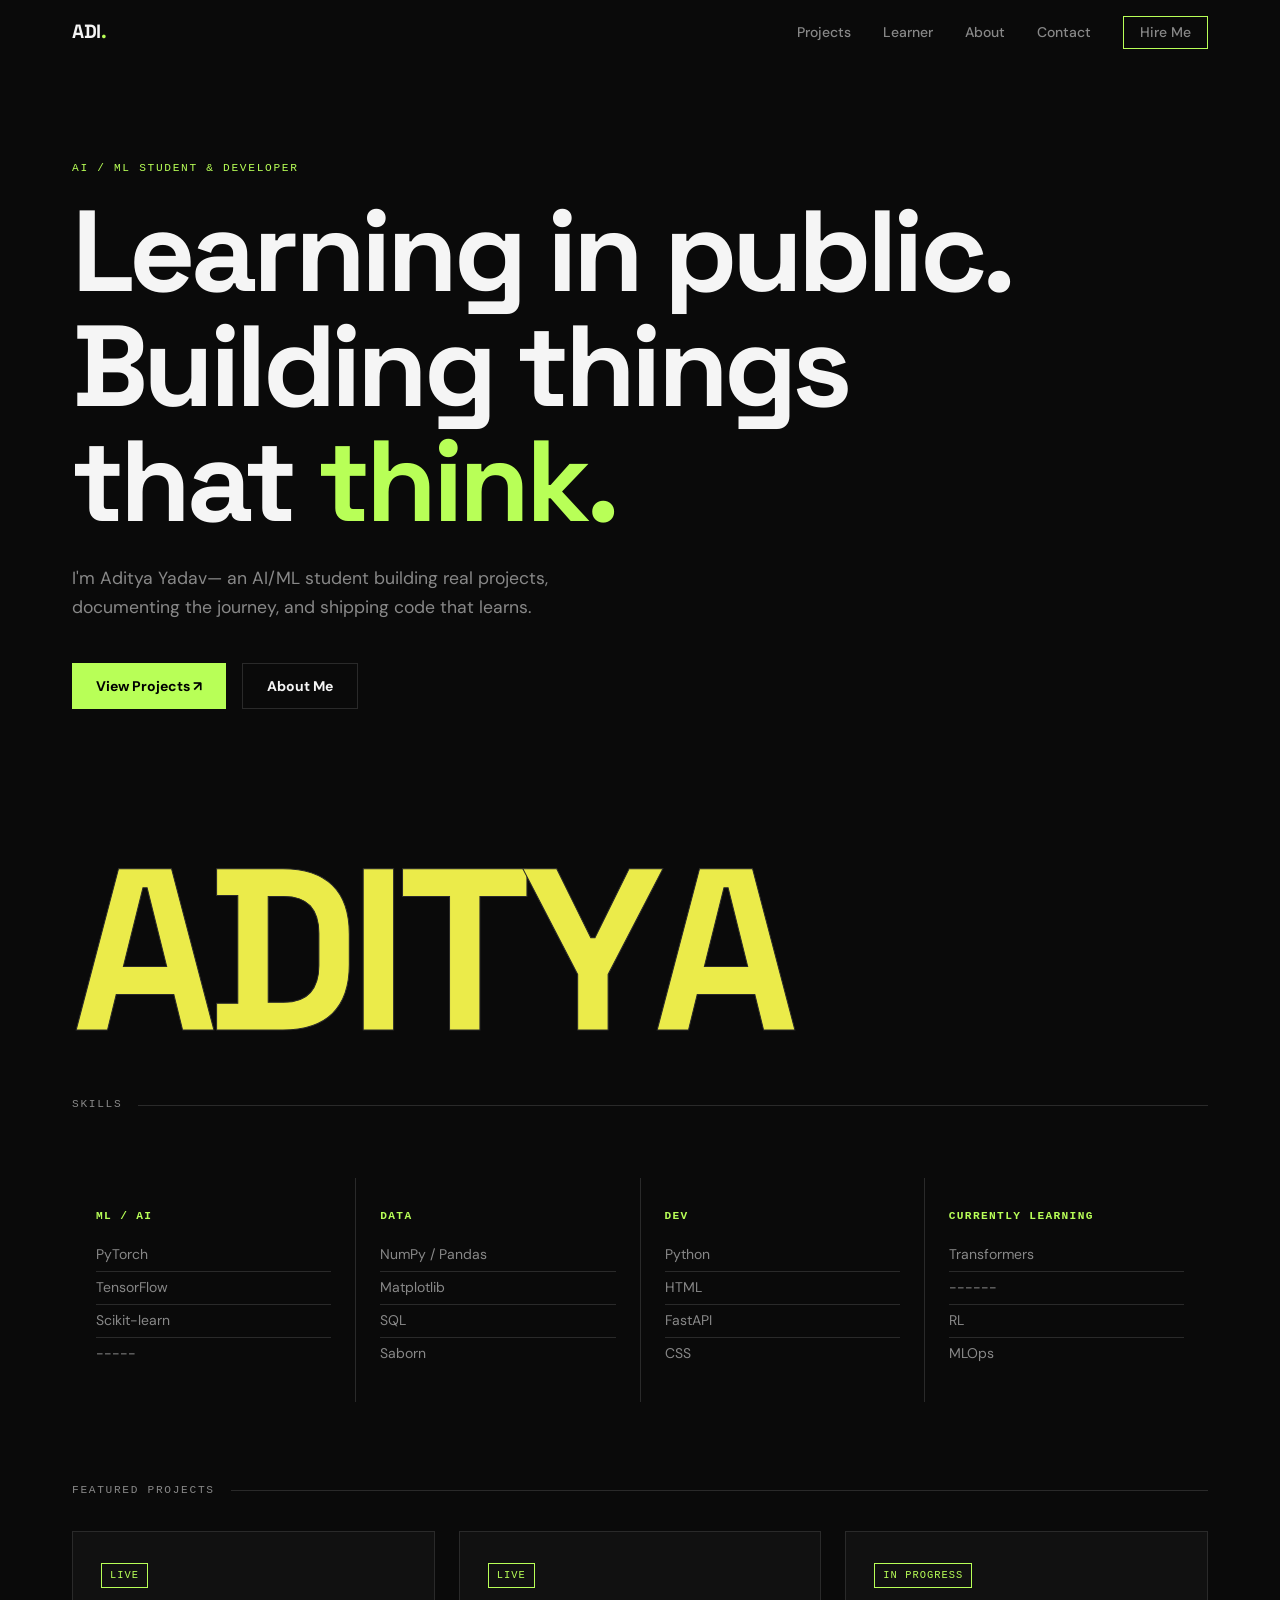
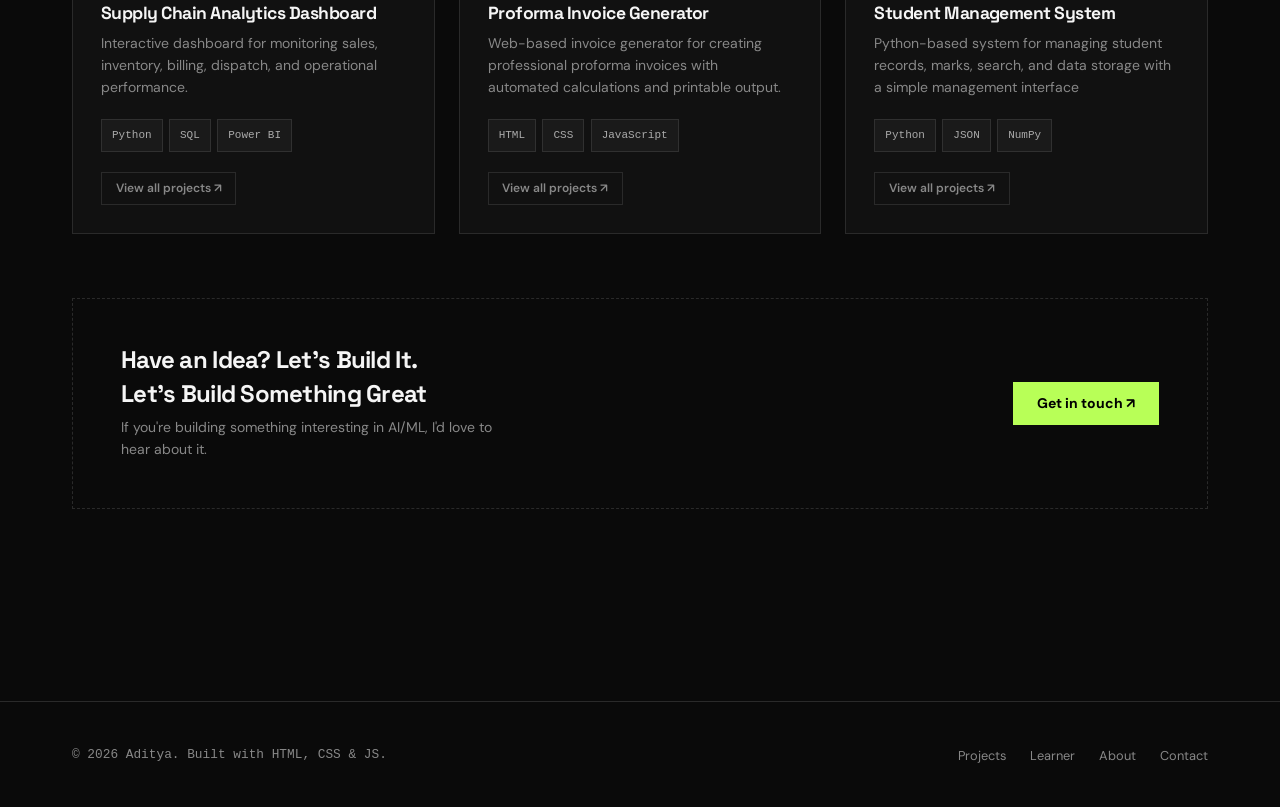
<file: index.html>
<!DOCTYPE html>
<html lang="en">
<head>
  <meta charset="UTF-8" />
  <meta name="viewport" content="width=device-width, initial-scale=1.0" />
  <title>Aditya — AI/ML Student & Developer</title>
  <meta name="description" content="Learning in public. Building things that think. AI/ML student and full-stack developer." />
  <link rel="preconnect" href="https://fonts.googleapis.com" />
  <link rel="preconnect" href="https://fonts.gstatic.com" crossorigin />
  <link href="https://fonts.googleapis.com/css2?family=Space+Grotesk:wght@400;700&family=DM+Sans:wght@400;500&display=swap" rel="stylesheet" />
  <link rel="stylesheet" href="css/style.css" />
</head>
<body>

<!-- ── Header ──────────────────────────────────────────────────────────────── -->
<header>
  <div class="container">
    <div class="nav-inner">
      <a href="index.html" class="nav-logo">ADI<span>.</span></a>
      <nav aria-label="Main navigation">
        <ul class="nav-links">
          <li><a href="projects.html">Projects</a></li>
          <li><a href="learner.html">Learner</a></li>
          <li><a href="about.html">About</a></li>
          <li><a href="contact.html">Contact</a></li>
          <li><a href="contact.html" class="btn-hire">Hire Me</a></li>
        </ul>
      </nav>
      <button class="nav-toggle" aria-label="Open menu">☰</button>
    </div>
  </div>
  <nav class="mobile-nav" aria-label="Mobile navigation">
    <a href="projects.html">Projects</a>
    <a href="learner.html">Learner</a>
    <a href="about.html">About</a>
    <a href="contact.html">Contact</a>
    <a href="contact.html" class="btn-hire">Hire Me</a>
  </nav>
</header>

<!-- ── Main ────────────────────────────────────────────────────────────────── -->
<main>
  <div class="container">

    <!-- Hero -->
    <section class="hero">
      <p class="eyebrow hero-eyebrow">AI / ML Student &amp; Developer</p>
      <h1 class="hero-title">
        Learning in public.<br>
        Building things<br>
        that <span class="highlight">think.</span>
      </h1>
      <p class="hero-sub">
        I'm Aditya Yadav— an AI/ML student building real projects, documenting the journey, and shipping code that learns.
      </p>
      <div class="hero-actions">
        <a href="projects.html" class="btn btn-primary">View Projects &#8599;</a>
        <a href="about.html" class="btn btn-outline">About Me</a>
      </div>
    </section>

    <!-- Big name -->
    <div class="big-name" aria-hidden="true">
      <span>A</span><span>D</span><span>I</span><span>T</span><span>Y</span><span>A</span>
    </div>

    <!-- Skills strip -->
    <section class="fade-up">
      <div class="section-label"><span>Skills</span></div>
      <div class="skills-grid">
        <div class="skill-col">
          <h4>ML / AI</h4>
          <ul>
            <li>PyTorch</li>
            <li>TensorFlow</li>
            <li>Scikit-learn</li>
            <li>-----</li>
          </ul>
        </div>
        <div class="skill-col">
          <h4>Data</h4>
          <ul>
            <li>NumPy / Pandas</li>
            <li>Matplotlib</li>
            <li>SQL</li>
            <li>Saborn</li>
          </ul>
        </div>
        <div class="skill-col">
          <h4>Dev</h4>
          <ul>
            <li>Python</li>
            <li>HTML</li>
            <li>FastAPI</li>
            <li>CSS</li>
          </ul>
        </div>
        <div class="skill-col">
          <h4>Currently Learning</h4>
          <ul>
            <li>Transformers</li>
            <li>------</li>
            <li>RL</li>
            <li>MLOps</li>
          </ul>
        </div>
      </div>
    </section>

    <!-- Featured projects bento -->
    <section style="margin-top:5rem;" class="fade-up">
      <div class="section-label"><span>Featured Projects</span></div>
      <div class="grid-3">
        <div class="card project-card">
          <span class="status">Live</span>
          <h3>Supply Chain Analytics Dashboard</h3>
          <p>Interactive dashboard for monitoring sales, inventory, billing, dispatch, and operational performance.</p>
          <div class="project-tags">
            <span class="tag">Python</span><span class="tag">SQL</span><span class="tag">Power BI</span>
          </div>
          <div class="project-actions">
            <a href="projects.html">View all projects &#8599;</a>
          </div>
        </div>
        <div class="card project-card">
          <span class="status">Live</span>
          <h3>Proforma Invoice Generator</h3>
          <p>Web-based invoice generator for creating professional proforma invoices with automated calculations and printable output.</p>
          <div class="project-tags">
            <span class="tag">HTML</span><span class="tag">CSS</span><span class="tag">JavaScript</span>
          </div>
          <div class="project-actions">
            <a href="projects.html">View all projects &#8599;</a>
          </div>
        </div>
        <div class="card project-card">
          <span class="status">In Progress</span>
          <h3>Student Management System</h3>
          <p>Python-based system for managing student records, marks, search, and data storage with a simple management interface</p>
          <div class="project-tags">
            <span class="tag">Python</span><span class="tag">JSON</span><span class="tag">NumPy</span>
          </div>
          <div class="project-actions">
            <a href="projects.html">View all projects &#8599;</a>
          </div>
        </div>
      </div>
    </section>

    <!-- CTA -->
    <div class="cta-banner fade-up">
      <div>
        <h2>Have an Idea?  Let’s Build It.</h2>
        <h2>Let’s Build Something Great</h2>
        <p>If you're building something interesting in AI/ML, I'd love to hear about it.</p>
      </div>
      <a href="contact.html" class="btn btn-primary">Get in touch &#8599;</a>
    </div>

  </div>
</main>

<!-- ── Footer ───────────────────────────────────────────────────────────────── -->
<footer>
  <div class="container">
    <div class="footer-inner">
      <p>© 2026 Aditya. Built with HTML, CSS &amp; JS.</p>
      <ul class="footer-links">
        <li><a href="projects.html">Projects</a></li>
        <li><a href="learner.html">Learner</a></li>
        <li><a href="about.html">About</a></li>
        <li><a href="contact.html">Contact</a></li>
      </ul>
    </div>
  </div>
</footer>

<script src="js/main.js"></script>
</body>
</html>
</file>
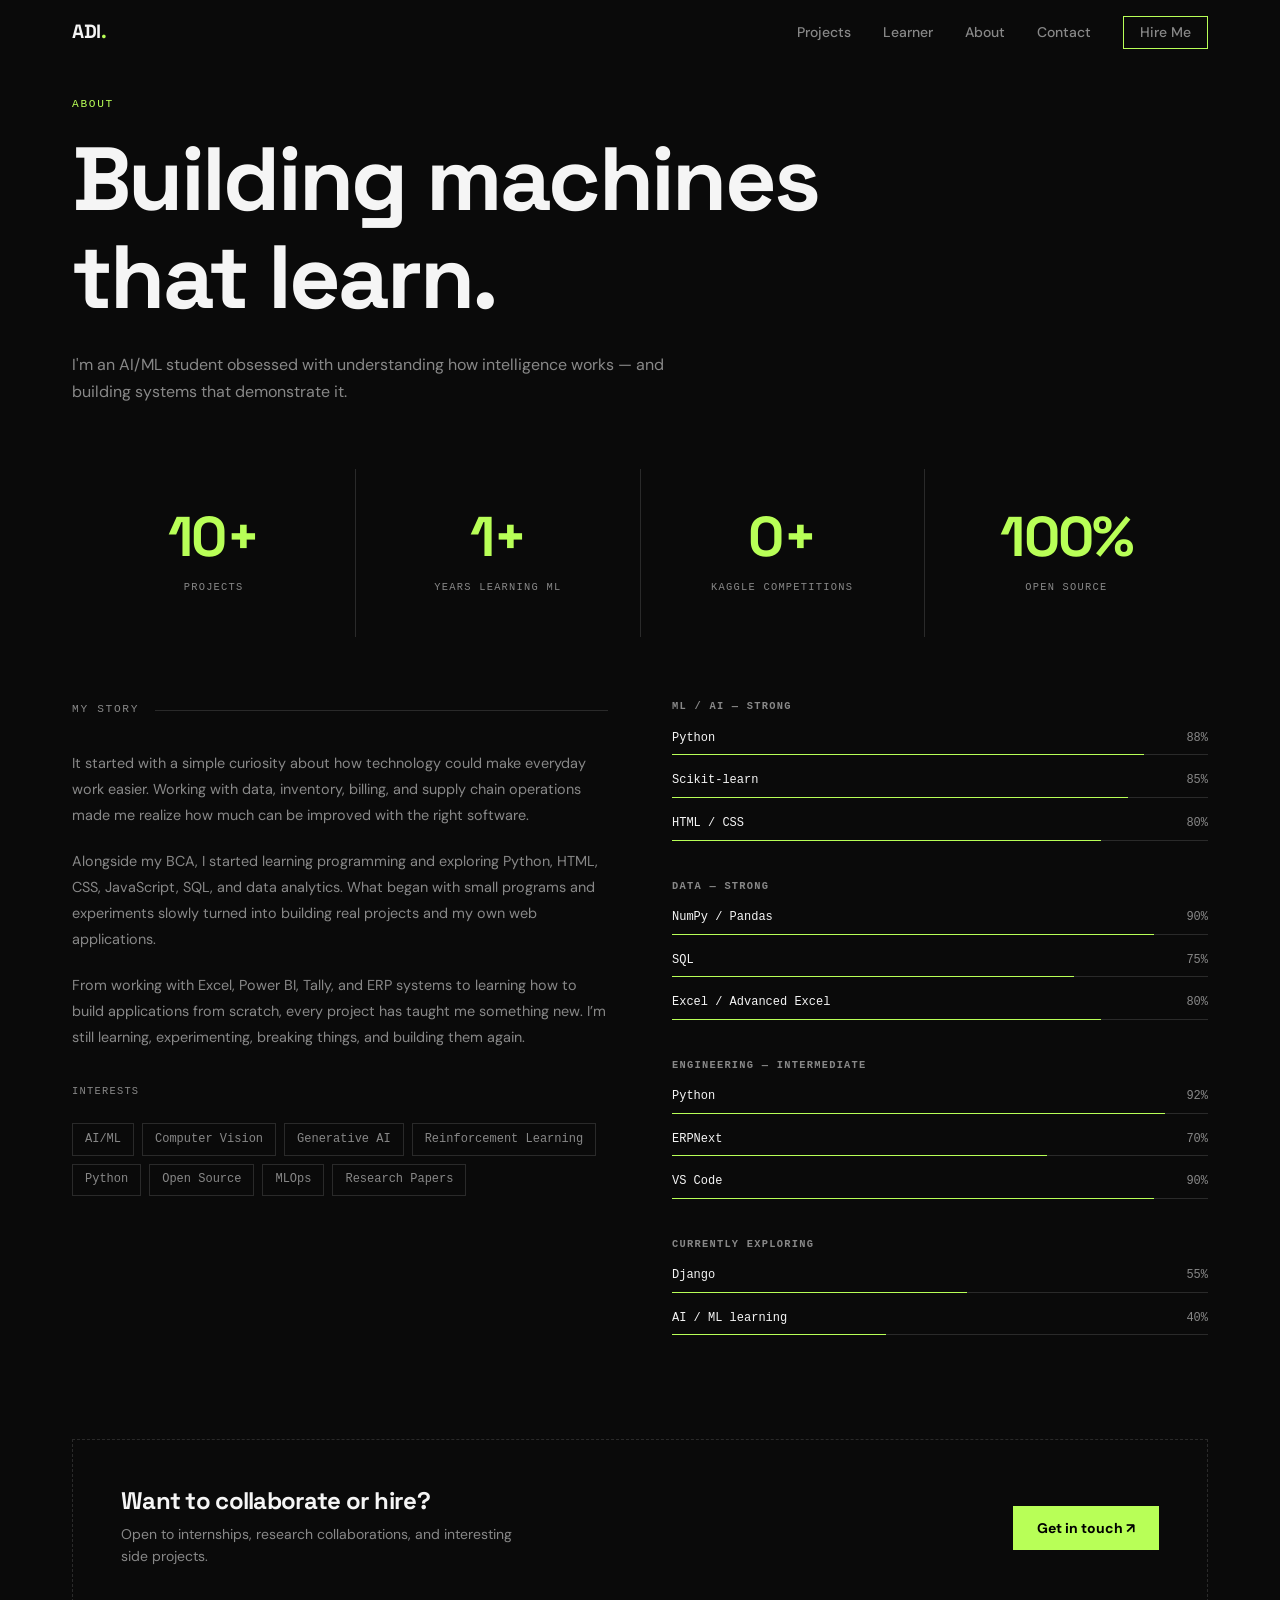
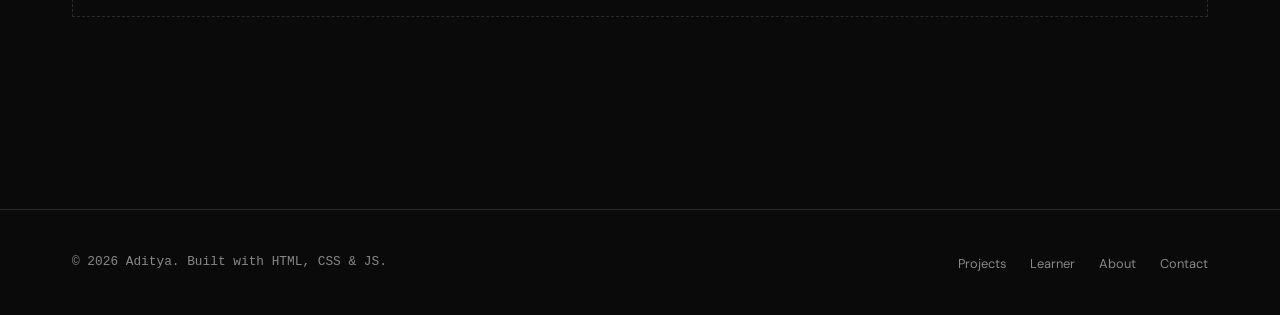
<file: about.html>
<!DOCTYPE html>
<html lang="en">
<head>
  <meta charset="UTF-8" />
  <meta name="viewport" content="width=device-width, initial-scale=1.0" />
  <title>About — Aditya | AI/ML Student</title>
  <meta name="description" content="Learn about Aditya — AI/ML student, open-source builder, and lifelong learner." />
  <link rel="preconnect" href="https://fonts.googleapis.com" />
  <link rel="preconnect" href="https://fonts.gstatic.com" crossorigin />
  <link href="https://fonts.googleapis.com/css2?family=Space+Grotesk:wght@400;700&family=DM+Sans:wght@400;500&display=swap" rel="stylesheet" />
  <link rel="stylesheet" href="css/style.css" />
</head>
<body>

<header>
  <div class="container">
    <div class="nav-inner">
      <a href="index.html" class="nav-logo">ADI<span>.</span></a>
      <nav aria-label="Main navigation">
        <ul class="nav-links">
          <li><a href="projects.html">Projects</a></li>
          <li><a href="learner.html">Learner</a></li>
          <li><a href="about.html">About</a></li>
          <li><a href="contact.html">Contact</a></li>
          <li><a href="contact.html" class="btn-hire">Hire Me</a></li>
        </ul>
      </nav>
      <button class="nav-toggle" aria-label="Open menu">☰</button>
    </div>
  </div>
  <nav class="mobile-nav" aria-label="Mobile navigation">
    <a href="projects.html">Projects</a>
    <a href="learner.html">Learner</a>
    <a href="about.html">About</a>
    <a href="contact.html">Contact</a>
    <a href="contact.html" class="btn-hire">Hire Me</a>
  </nav>
</header>

<main>
  <div class="container">

    <!-- Hero -->
    <div style="margin-bottom:4rem;">
      <p class="eyebrow" style="margin-bottom:1rem;">About</p>
      <h1 style="font-size:clamp(2.8rem,7vw,6.5rem);margin-bottom:1.5rem;">Building machines<br>that learn.</h1>
      <p style="color:var(--muted-fg);max-width:600px;line-height:1.7;">
        I'm an AI/ML student obsessed with understanding how intelligence works — and building systems that demonstrate it.
      </p>
    </div>

    <!-- Stats -->
    <div class="stats-row fade-up">
      <div class="stat-cell"><span class="val">10+</span><span class="lbl">Projects</span></div>
      <div class="stat-cell"><span class="val">1+</span><span class="lbl">Years Learning ML</span></div>
      <div class="stat-cell"><span class="val">0+</span><span class="lbl">Kaggle Competitions</span></div>
      <div class="stat-cell"><span class="val">100%</span><span class="lbl">Open Source</span></div>
    </div>

    <!-- Story + Skills -->
    <div style="display:grid;grid-template-columns:1fr 1fr;gap:4rem;margin-top:4rem;" class="fade-up about-grid">
      <div>
        <div class="section-label"><span>My Story</span></div>
        <p style="color:var(--muted-fg);font-size:0.9rem;line-height:1.8;margin-bottom:1.25rem;">
          It started with a simple curiosity about how technology could make everyday work easier. Working with data, inventory, billing, and supply chain operations made me realize how much can be improved with the right software.
        </p>
        <p style="color:var(--muted-fg);font-size:0.9rem;line-height:1.8;margin-bottom:1.25rem;">
          Alongside my BCA, I started learning programming and exploring Python, HTML, CSS, JavaScript, SQL, and data analytics. What began with small programs and experiments slowly turned into building real projects and my own web applications.
        </p>
        <p style="color:var(--muted-fg);font-size:0.9rem;line-height:1.8;">
          From working with Excel, Power BI, Tally, and ERP systems to learning how to build applications from scratch, every project has taught me something new. I’m still learning, experimenting, breaking things, and building them again.
        </p>

        <div style="margin-top:2rem;">
          <p style="font-family:monospace;font-size:0.65rem;letter-spacing:0.12em;text-transform:uppercase;color:var(--muted-fg);margin-bottom:1rem;">Interests</p>
          <div class="interest-tags">
            <span class="interest-tag">AI/ML</span>
            <span class="interest-tag">Computer Vision</span>
            <span class="interest-tag">Generative AI</span>
            <span class="interest-tag">Reinforcement Learning</span>
            <span class="interest-tag">Python</span>
            <span class="interest-tag">Open Source</span>
            <span class="interest-tag">MLOps</span>
            <span class="interest-tag">Research Papers</span>
          </div>
        </div>
      </div>

      <!-- Skill bars -->
      <div>
        <div class="skill-bar-group">
          <h4>ML / AI — Strong</h4>
          <div class="skill-bar-item">
            <div class="sb-label"><span>Python</span><span>88%</span></div>
            <div class="sb-track"><div class="sb-fill" data-pct="88"></div></div>
          </div>
          <div class="skill-bar-item">
            <div class="sb-label"><span>Scikit-learn</span><span>85%</span></div>
            <div class="sb-track"><div class="sb-fill" data-pct="85"></div></div>
          </div>
          <div class="skill-bar-item">
            <div class="sb-label"><span>HTML / CSS</span><span>80%</span></div>
            <div class="sb-track"><div class="sb-fill" data-pct="80"></div></div>
          </div>
        </div>

        <div class="skill-bar-group">
          <h4>Data — Strong</h4>
          <div class="skill-bar-item">
            <div class="sb-label"><span>NumPy / Pandas</span><span>90%</span></div>
            <div class="sb-track"><div class="sb-fill" data-pct="90"></div></div>
          </div>
          <div class="skill-bar-item">
            <div class="sb-label"><span>SQL</span><span>75%</span></div>
            <div class="sb-track"><div class="sb-fill" data-pct="75"></div></div>
          </div>
          <div class="skill-bar-item">
            <div class="sb-label"><span>Excel / Advanced Excel</span><span>80%</span></div>
            <div class="sb-track"><div class="sb-fill" data-pct="80"></div></div>
          </div>
        </div>

        <div class="skill-bar-group">
          <h4>Engineering — Intermediate</h4>
          <div class="skill-bar-item">
            <div class="sb-label"><span>Python</span><span>92%</span></div>
            <div class="sb-track"><div class="sb-fill" data-pct="92"></div></div>
          </div>
          <div class="skill-bar-item">
            <div class="sb-label"><span>ERPNext</span><span>70%</span></div>
            <div class="sb-track"><div class="sb-fill" data-pct="70"></div></div>
          </div>
          <div class="skill-bar-item">
            <div class="sb-label"><span>VS Code</span><span>90%</span></div>
            <div class="sb-track"><div class="sb-fill" data-pct="90"></div></div>
          </div>
        </div>

        <div class="skill-bar-group">
          <h4>Currently Exploring</h4>
          <div class="skill-bar-item">
            <div class="sb-label"><span>Django</span><span>55%</span></div>
            <div class="sb-track"><div class="sb-fill" data-pct="55"></div></div>
          </div>
          <div class="skill-bar-item">
            <div class="sb-label"><span>AI / ML learning</span><span>40%</span></div>
            <div class="sb-track"><div class="sb-fill" data-pct="40"></div></div>
          </div>
        </div>
      </div>
    </div>

    <!-- CTA -->
    <div class="cta-banner fade-up">
      <div>
        <h2>Want to collaborate or hire?</h2>
        <p>Open to internships, research collaborations, and interesting side projects.</p>
      </div>
      <a href="contact.html" class="btn btn-primary">Get in touch &#8599;</a>
    </div>

  </div>
</main>

<footer>
  <div class="container">
    <div class="footer-inner">
      <p>© 2026 Aditya. Built with HTML, CSS &amp; JS.</p>
      <ul class="footer-links">
        <li><a href="projects.html">Projects</a></li>
        <li><a href="learner.html">Learner</a></li>
        <li><a href="about.html">About</a></li>
        <li><a href="contact.html">Contact</a></li>
      </ul>
    </div>
  </div>
</footer>

<script src="js/main.js"></script>
<style>
@media (max-width: 768px) {
  .about-grid { grid-template-columns: 1fr !important; gap: 2.5rem !important; }
}
</style>
</body>
</html>
</file>
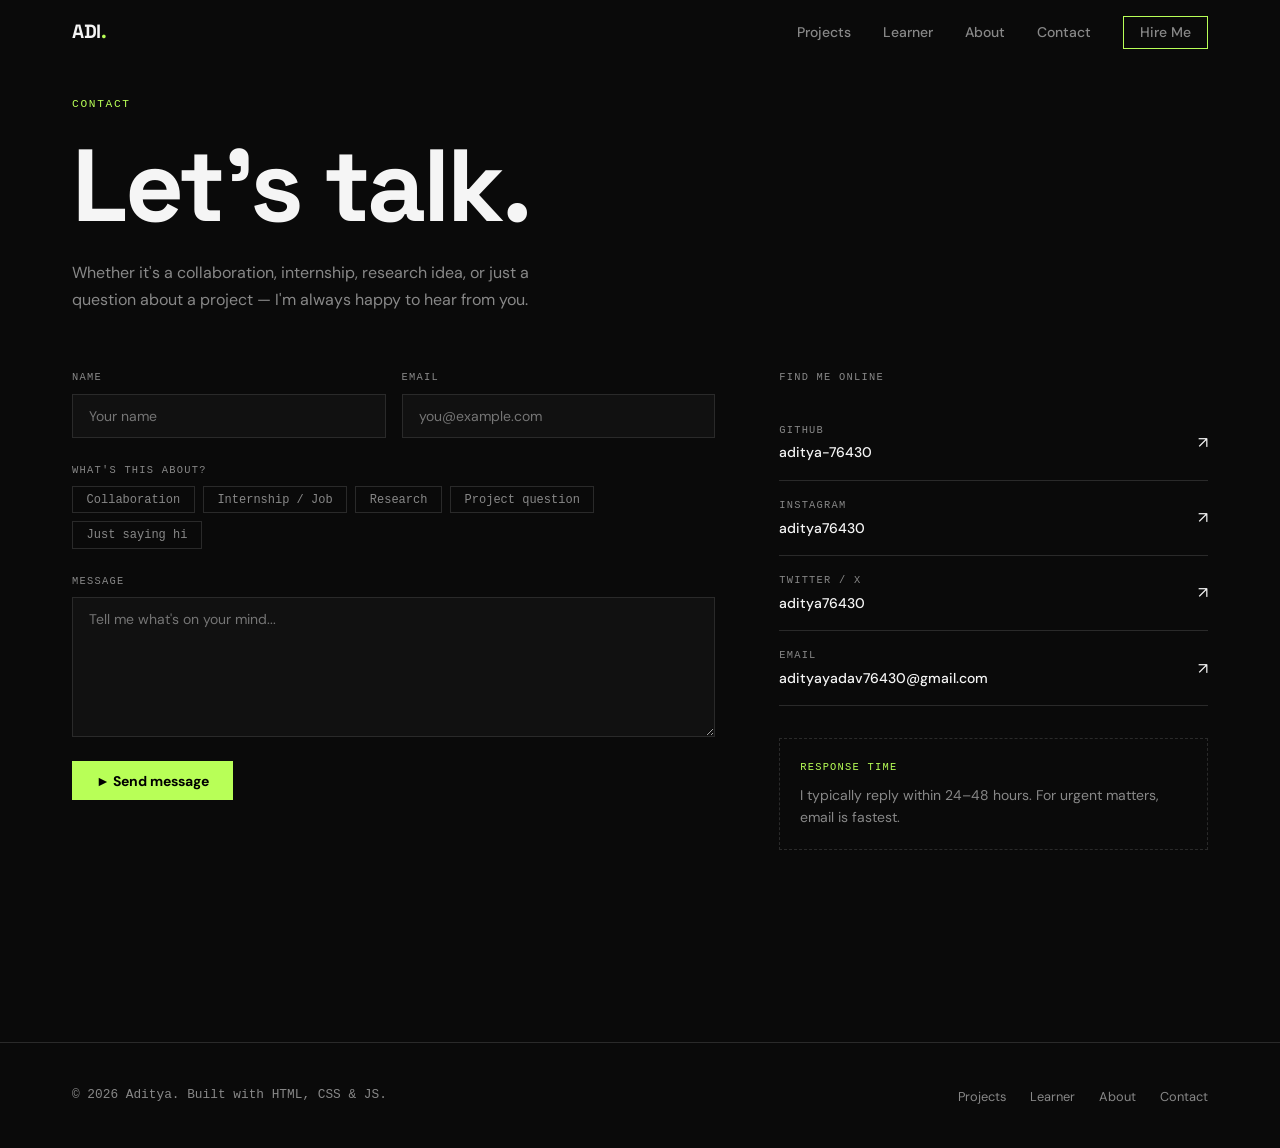
<file: contact.html>
<!DOCTYPE html>
<html lang="en">
<head>
  <meta charset="UTF-8" />
  <meta name="viewport" content="width=device-width, initial-scale=1.0" />
  <title>Contact — Aditya | AI/ML Student</title>
  <meta name="description" content="Get in touch with Aditya for collaborations, internships, research, or just to talk AI/ML." />
  <link rel="preconnect" href="https://fonts.googleapis.com" />
  <link rel="preconnect" href="https://fonts.gstatic.com" crossorigin />
  <link href="https://fonts.googleapis.com/css2?family=Space+Grotesk:wght@400;700&family=DM+Sans:wght@400;500&display=swap" rel="stylesheet" />
  <link rel="stylesheet" href="css/style.css" />
</head>
<body>

<header>
  <div class="container">
    <div class="nav-inner">
      <a href="index.html" class="nav-logo">ADI<span>.</span></a>
      <nav aria-label="Main navigation">
        <ul class="nav-links">
          <li><a href="projects.html">Projects</a></li>
          <li><a href="learner.html">Learner</a></li>
          <li><a href="about.html">About</a></li>
          <li><a href="contact.html">Contact</a></li>
          <li><a href="contact.html" class="btn-hire">Hire Me</a></li>
        </ul>
      </nav>
      <button class="nav-toggle" aria-label="Open menu">☰</button>
    </div>
  </div>
  <nav class="mobile-nav" aria-label="Mobile navigation">
    <a href="projects.html">Projects</a>
    <a href="learner.html">Learner</a>
    <a href="about.html">About</a>
    <a href="contact.html">Contact</a>
    <a href="contact.html" class="btn-hire">Hire Me</a>
  </nav>
</header>

<main>
  <div class="container">

    <!-- Hero -->
    <div style="margin-bottom:3.5rem;">
      <p class="eyebrow" style="margin-bottom:1rem;">Contact</p>
      <h1 style="font-size:clamp(3rem,8vw,7rem);margin-bottom:1rem;">Let's talk.</h1>
      <p style="color:var(--muted-fg);max-width:500px;line-height:1.7;">
        Whether it's a collaboration, internship, research idea, or just a question about a project — I'm always happy to hear from you.
      </p>
    </div>

    <!-- Two-column layout -->
    <div style="display:grid;grid-template-columns:3fr 2fr;gap:4rem;" class="contact-grid">

      <!-- Form -->
      <div>
        <!-- Success state (hidden by default) -->
        <div id="form-success" class="form-success" style="display:none;">
          <div style="font-size:2rem;">✓</div>
          <h3>Message sent.</h3>
          <p>Thanks for reaching out — I'll get back to you as soon as I can.</p>
          <button id="reset-form" class="reset-btn">Send another message →</button>
        </div>

        <!-- Error box -->
        <div id="form-error" class="form-error" style="display:none;"></div>

        <!-- Form -->
        <form id="contact-form" novalidate>
          <!-- Honeypot -->
          <input type="text" name="_gotcha" tabindex="-1" autocomplete="off"
            style="position:absolute;left:-9999px;" aria-hidden="true" />

          <div class="form-row">
            <div class="form-group">
              <label for="name_field">Name</label>
              <input type="text" id="name_field" name="name_field" placeholder="Your name" required />
            </div>
            <div class="form-group">
              <label for="email">Email</label>
              <input type="email" id="email" name="email" placeholder="you@example.com" required />
            </div>
          </div>

          <div class="form-group">
            <label>What's this about?</label>
            <div class="chip-group">
              <button type="button" class="chip">Collaboration</button>
              <button type="button" class="chip">Internship / Job</button>
              <button type="button" class="chip">Research</button>
              <button type="button" class="chip">Project question</button>
              <button type="button" class="chip">Just saying hi</button>
            </div>
          </div>

          <div class="form-group">
            <label for="message">Message</label>
            <textarea id="message" name="message" placeholder="Tell me what's on your mind..." required></textarea>
          </div>

          <button type="submit" class="btn btn-primary">&#9658; Send message</button>
        </form>
      </div>

      <!-- Sidebar links -->
      <div>
        <p style="font-family:monospace;font-size:0.65rem;letter-spacing:0.12em;text-transform:uppercase;color:var(--muted-fg);margin-bottom:1.25rem;">Find me online</p>

        <a href="https://github.com" target="_blank" rel="noopener noreferrer" class="contact-link">
          <div>
            <div class="cl-label">GitHub</div>
            <div class="cl-handle">aditya-76430</div>
          </div>
          <span>&#8599;</span>
        </a>
        <a href="https://linkedin.com" target="_blank" rel="noopener noreferrer" class="contact-link">
          <div>
            <div class="cl-label">Instagram</div>
            <div class="cl-handle">aditya76430</div>
          </div>
          <span>&#8599;</span>
        </a>
        <a href="https://twitter.com" target="_blank" rel="noopener noreferrer" class="contact-link">
          <div>
            <div class="cl-label">Twitter / X</div>
            <div class="cl-handle">aditya76430</div>
          </div>
          <span>&#8599;</span>
        </a>
        <a href="mailto:aditya@example.com" class="contact-link">
          <div>
            <div class="cl-label">Email</div>
            <div class="cl-handle">adityayadav76430@gmail.com</div>
          </div>
          <span>&#8599;</span>
        </a>

        <div style="border:1px dashed var(--border);padding:1.25rem;margin-top:2rem;">
          <p style="font-family:monospace;font-size:0.65rem;letter-spacing:0.12em;text-transform:uppercase;color:var(--primary);margin-bottom:0.5rem;">Response time</p>
          <p style="font-size:0.875rem;color:var(--muted-fg);line-height:1.6;">I typically reply within 24–48 hours. For urgent matters, email is fastest.</p>
        </div>
      </div>

    </div>
  </div>
</main>

<footer>
  <div class="container">
    <div class="footer-inner">
      <p>© 2026 Aditya. Built with HTML, CSS &amp; JS.</p>
      <ul class="footer-links">
        <li><a href="projects.html">Projects</a></li>
        <li><a href="learner.html">Learner</a></li>
        <li><a href="about.html">About</a></li>
        <li><a href="contact.html">Contact</a></li>
      </ul>
    </div>
  </div>
</footer>

<script src="js/main.js"></script>
<style>
@media (max-width: 768px) {
  .contact-grid { grid-template-columns: 1fr !important; gap: 2.5rem !important; }
}
</style>
</body>
</html>
</file>
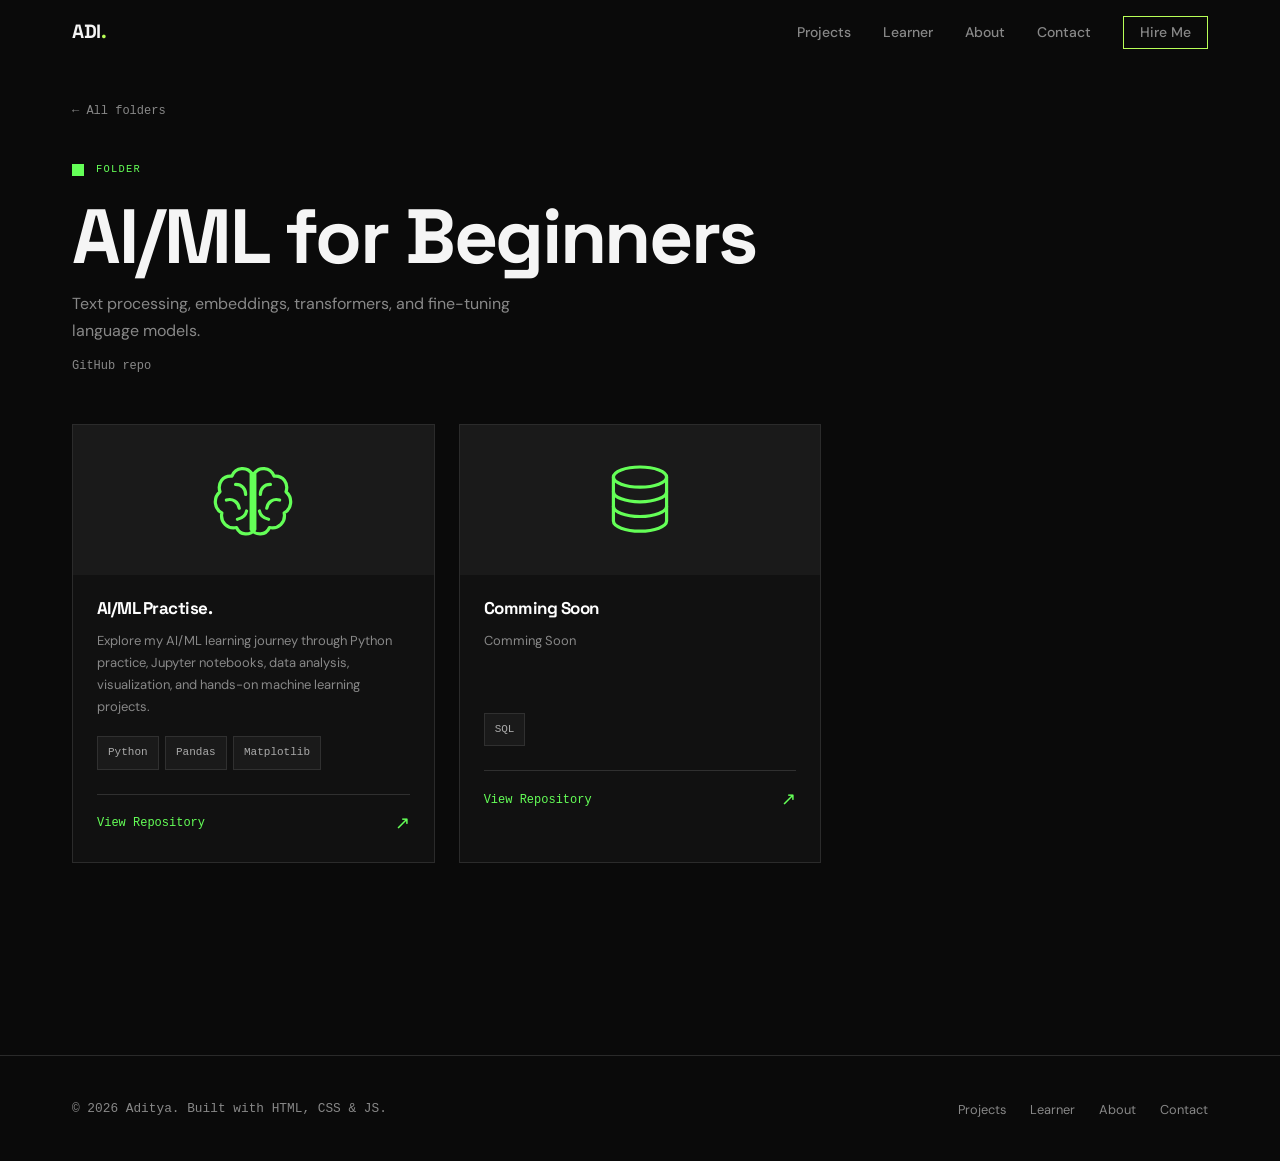
<file: learner-folder-3.html>
<!DOCTYPE html>
<html lang="en">
<head>
  <meta charset="UTF-8" />
  <meta name="viewport" content="width=device-width, initial-scale=1.0" />
  <title>NLP — Learner | Aditya</title>
  <meta name="description" content="Text processing, embeddings, transformers, and fine-tuning language models." />
  <link rel="preconnect" href="https://fonts.googleapis.com" />
  <link rel="preconnect" href="https://fonts.gstatic.com" crossorigin />
  <link href="https://fonts.googleapis.com/css2?family=Space+Grotesk:wght@400;700&family=DM+Sans:wght@400;500&display=swap" rel="stylesheet" />
  <link rel="stylesheet" href="css/style.css" />
</head>
<body>

<header>
  <div class="container">
    <div class="nav-inner">
      <a href="index.html" class="nav-logo">ADI<span>.</span></a>
      <nav aria-label="Main navigation">
        <ul class="nav-links">
          <li><a href="projects.html">Projects</a></li>
          <li><a href="learner.html">Learner</a></li>
          <li><a href="about.html">About</a></li>
          <li><a href="contact.html">Contact</a></li>
          <li><a href="contact.html" class="btn-hire">Hire Me</a></li>
        </ul>
      </nav>
      <button class="nav-toggle" aria-label="Open menu">☰</button>
    </div>
  </div>
  <nav class="mobile-nav" aria-label="Mobile navigation">
    <a href="projects.html">Projects</a>
    <a href="learner.html">Learner</a>
    <a href="about.html">About</a>
    <a href="contact.html">Contact</a>
    <a href="contact.html" class="btn-hire">Hire Me</a>
  </nav>
</header>

<main>
  <div class="container">

    <a href="learner.html" class="back-link">← All folders</a>

    <div style="margin-bottom:3rem;">
      <div style="display:flex;align-items:center;gap:0.75rem;margin-bottom:1rem;">
        <div style="width:12px;height:12px;background:#64ff57;"></div>
        <span style="font-family:monospace;font-size:0.65rem;letter-spacing:0.12em;text-transform:uppercase;color:#64ff57;">Folder</span>
      </div>
      <h1 style="font-size:clamp(2.5rem,6vw,5.5rem);margin-bottom:0.75rem;">AI/ML for Beginners</h1>
      <p style="color:var(--muted-fg);max-width:500px;line-height:1.7;">Text processing, embeddings, transformers, and fine-tuning language models.</p>
      <p style="font-family:monospace;font-size:0.75rem;color:var(--muted-fg);margin-top:0.75rem;">GitHub repo</p>
    </div>

    <!-- GitHub Repository Section -->

<div class="grid-3">

    <!-- Repository Card 1 -->
    <a href="https://github.com/aditya-76430/AI-ML-Practise"
       target="_blank"
       rel="noopener noreferrer"
       class="repo-card">

        <div class="repo-icon">
          <img src="assests\brain-icon.svg" alt="Data">
        </div>

        <div class="repo-body">
            <h3>AI/ML Practise.</h3>

            <p>
                Explore my AI/ML learning journey through Python practice, Jupyter notebooks, data analysis, visualization, and hands-on machine learning projects.
            </p>

            <div class="project-tags">
                <span class="tag">Python</span>
                <span class="tag">Pandas</span>
                <span class="tag">Matplotlib</span>
            </div>

            <div class="repo-link">
                View Repository <span>↗</span>
            </div>
        </div>
    </a>


    <!-- Repository Card 2 -->
    <a href="https://github.com/YOUR_USERNAME/YOUR_REPO_2"
       target="_blank"
       rel="noopener noreferrer"
       class="repo-card">

        <div class="repo-icon">
          <img src="assests\data-database-icon.svg" alt="Data">
        </div>

        <div class="repo-body">
            <h3>Comming Soon</h3>

            <p>
                Comming Soon
            </p>

            <div class="project-tags">
                <span class="tag">SQL</span>
            
            </div>

            <div class="repo-link">
                View Repository <span>↗</span>
            </div>
        </div>
    </a>


    <!-- Add More Repositories Here -->

</div>
</main>

<footer>
  <div class="container">
    <div class="footer-inner">
      <p>© 2026 Aditya. Built with HTML, CSS &amp; JS.</p>
      <ul class="footer-links">
        <li><a href="projects.html">Projects</a></li>
        <li><a href="learner.html">Learner</a></li>
        <li><a href="about.html">About</a></li>
        <li><a href="contact.html">Contact</a></li>
      </ul>
    </div>
  </div>
</footer>

<script src="js/main.js"></script>
<style>
.video-card:hover { border-color: #64ff57; }
</style>
</body>
</html>
</file>
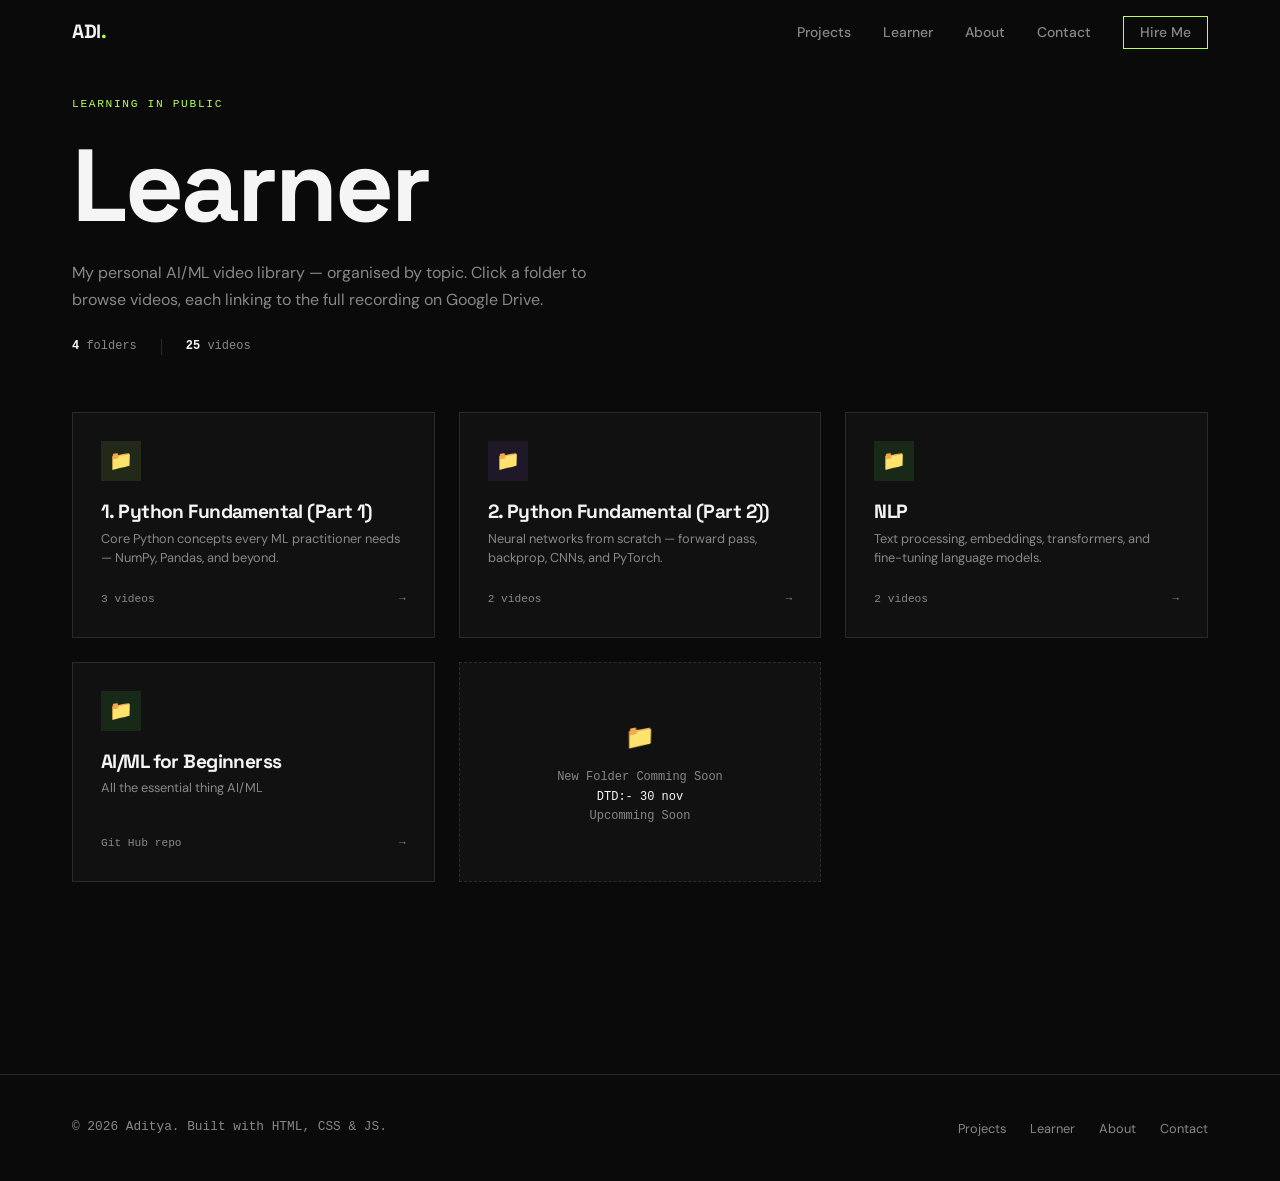
<file: learner.html>
<!DOCTYPE html>
<html lang="en">
<head>
  <meta charset="UTF-8" />
  <meta name="viewport" content="width=device-width, initial-scale=1.0" />
  <title>Learner — Aditya | AI/ML Notes & Videos</title>
  <meta name="description" content="My personal AI/ML video library — organised by topic. Learning in public." />
  <link rel="preconnect" href="https://fonts.googleapis.com" />
  <link rel="preconnect" href="https://fonts.gstatic.com" crossorigin />
  <link href="https://fonts.googleapis.com/css2?family=Space+Grotesk:wght@400;700&family=DM+Sans:wght@400;500&display=swap" rel="stylesheet" />
  <link rel="stylesheet" href="css/style.css" />
</head>
<body>

<header>
  <div class="container">
    <div class="nav-inner">
      <a href="index.html" class="nav-logo">ADI<span>.</span></a>
      <nav aria-label="Main navigation">
        <ul class="nav-links">
          <li><a href="projects.html">Projects</a></li>
          <li><a href="learner.html">Learner</a></li>
          <li><a href="about.html">About</a></li>
          <li><a href="contact.html">Contact</a></li>
          <li><a href="contact.html" class="btn-hire">Hire Me</a></li>
        </ul>
      </nav>
      <button class="nav-toggle" aria-label="Open menu">☰</button>
    </div>
  </div>
  <nav class="mobile-nav" aria-label="Mobile navigation">
    <a href="projects.html">Projects</a>
    <a href="learner.html">Learner</a>
    <a href="about.html">About</a>
    <a href="contact.html">Contact</a>
    <a href="contact.html" class="btn-hire">Hire Me</a>
  </nav>
</header>

<main>
  <div class="container">

    <!-- Header -->
    <div style="margin-bottom:3.5rem;">
      <p class="eyebrow" style="margin-bottom:1rem;">Learning in public</p>
      <h1 style="font-size:clamp(3rem,8vw,7rem);margin-bottom:1rem;">Learner</h1>
      <p style="color:var(--muted-fg);max-width:520px;line-height:1.7;">
        My personal AI/ML video library — organised by topic. Click a folder to browse videos, each linking to the full recording on Google Drive.
      </p>
      <div style="display:flex;align-items:center;gap:1.5rem;margin-top:1.5rem;">
        <span style="font-family:monospace;font-size:0.75rem;color:var(--muted-fg);">
          <span style="color:var(--fg);font-weight:600;">4</span> folders
        </span>
        <span style="width:1px;height:16px;background:var(--border);display:inline-block;"></span>
        <span style="font-family:monospace;font-size:0.75rem;color:var(--muted-fg);">
          <span style="color:var(--fg);font-weight:600;">25</span> videos
        </span>
      </div>
    </div>

    <!-- Folder grid -->
    <div class="grid-3">

      <a href="learner-python-for-ml.html" class="folder-card fade-up" style="--accent:#b8ff57;">
        <div>
          <div class="folder-icon" style="background:rgba(184,255,87,0.1);">
            <span style="color:#b8ff57;">📁</span>
          </div>
          <h2>1. Python Fundamental (Part 1)</h2>
          <p>Core Python concepts every ML practitioner needs — NumPy, Pandas, and beyond.</p>
        </div>
        <div class="folder-footer">
          <span>3 videos</span>
          <span style="color:var(--muted-fg);">→</span>
        </div>
      </a>

      <a href="learner-deep-learning.html" class="folder-card fade-up" style="--accent:#9e57ff;">
        <div>
          <div class="folder-icon" style="background:rgba(158,87,255,0.1);">
            <span style="color:#9e57ff;">📁</span>
          </div>
          <h2>2. Python Fundamental (Part 2))</h2>
          <p>Neural networks from scratch — forward pass, backprop, CNNs, and PyTorch.</p>
        </div>
        <div class="folder-footer">
          <span>2 videos</span>
          <span style="color:var(--muted-fg);">→</span>
        </div>
      </a>

      <a href="learner-nlp.html" class="folder-card fade-up" style="--accent:#64ff57;">
        <div>
          <div class="folder-icon" style="background:rgba(100,255,87,0.1);">
            <span style="color:#64ff57;">📁</span>
          </div>
          <h2>NLP</h2>
          <p>Text processing, embeddings, transformers, and fine-tuning language models.</p>
        </div>
        <div class="folder-footer">
          <span>2 videos</span>
          <span style="color:var(--muted-fg);">→</span>
        </div>
      </a>

      <a href="learner-folder-3.html" class="folder-card fade-up" style="--accent:#64ff57;">
        <div>
          <div class="folder-icon" style="background:rgba(100,255,87,0.1);">
            <span style="color:#64ff57;">📁</span>
          </div>
          <h2>AI/ML for Beginnerss</h2>
          <p>All the essential thing AI/ML</p>
        </div>
        <div class="folder-footer">
          <span>Git Hub repo</span>
          <span style="color:var(--muted-fg);">→</span>
        </div>
      </a>

      <!-- Add folder placeholder -->
      <div class="folder-add fade-up">
        <span style="font-size:1.5rem;color:var(--muted-fg);">📁</span>
        <p>New Folder Comming Soon<br><code>DTD:- 30 nov</code><br>Upcomming Soon</p>
      </div>

    </div>
  </div>
</main>

<footer>
  <div class="container">
    <div class="footer-inner">
      <p>© 2026 Aditya. Built with HTML, CSS &amp; JS.</p>
      <ul class="footer-links">
        <li><a href="projects.html">Projects</a></li>
        <li><a href="learner.html">Learner</a></li>
        <li><a href="about.html">About</a></li>
        <li><a href="contact.html">Contact</a></li>
      </ul>
    </div>
  </div>
</footer>

<script src="js/main.js"></script>
<style>
.folder-card:hover { border-color: var(--accent, var(--primary)); }
.folder-card:hover h2 { color: var(--accent, var(--primary)); }
</style>
</body>
</html>
</file>
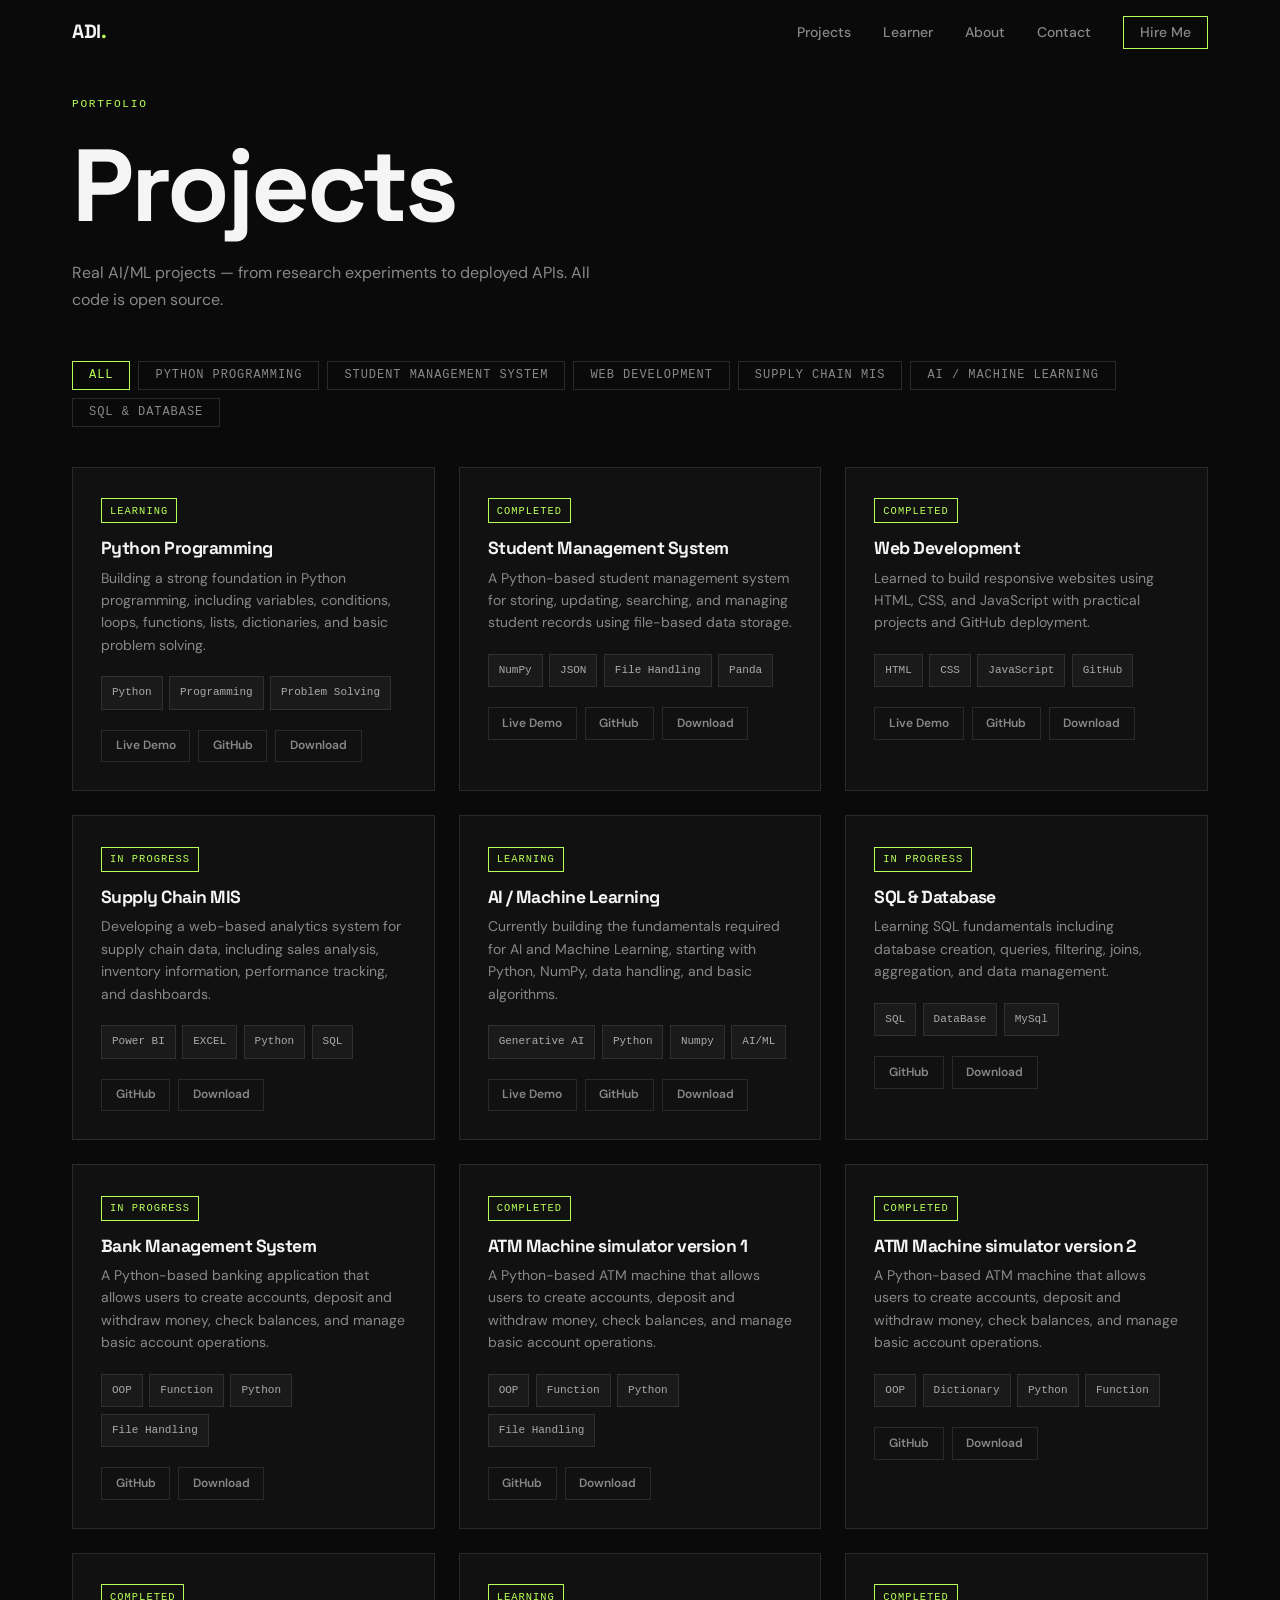
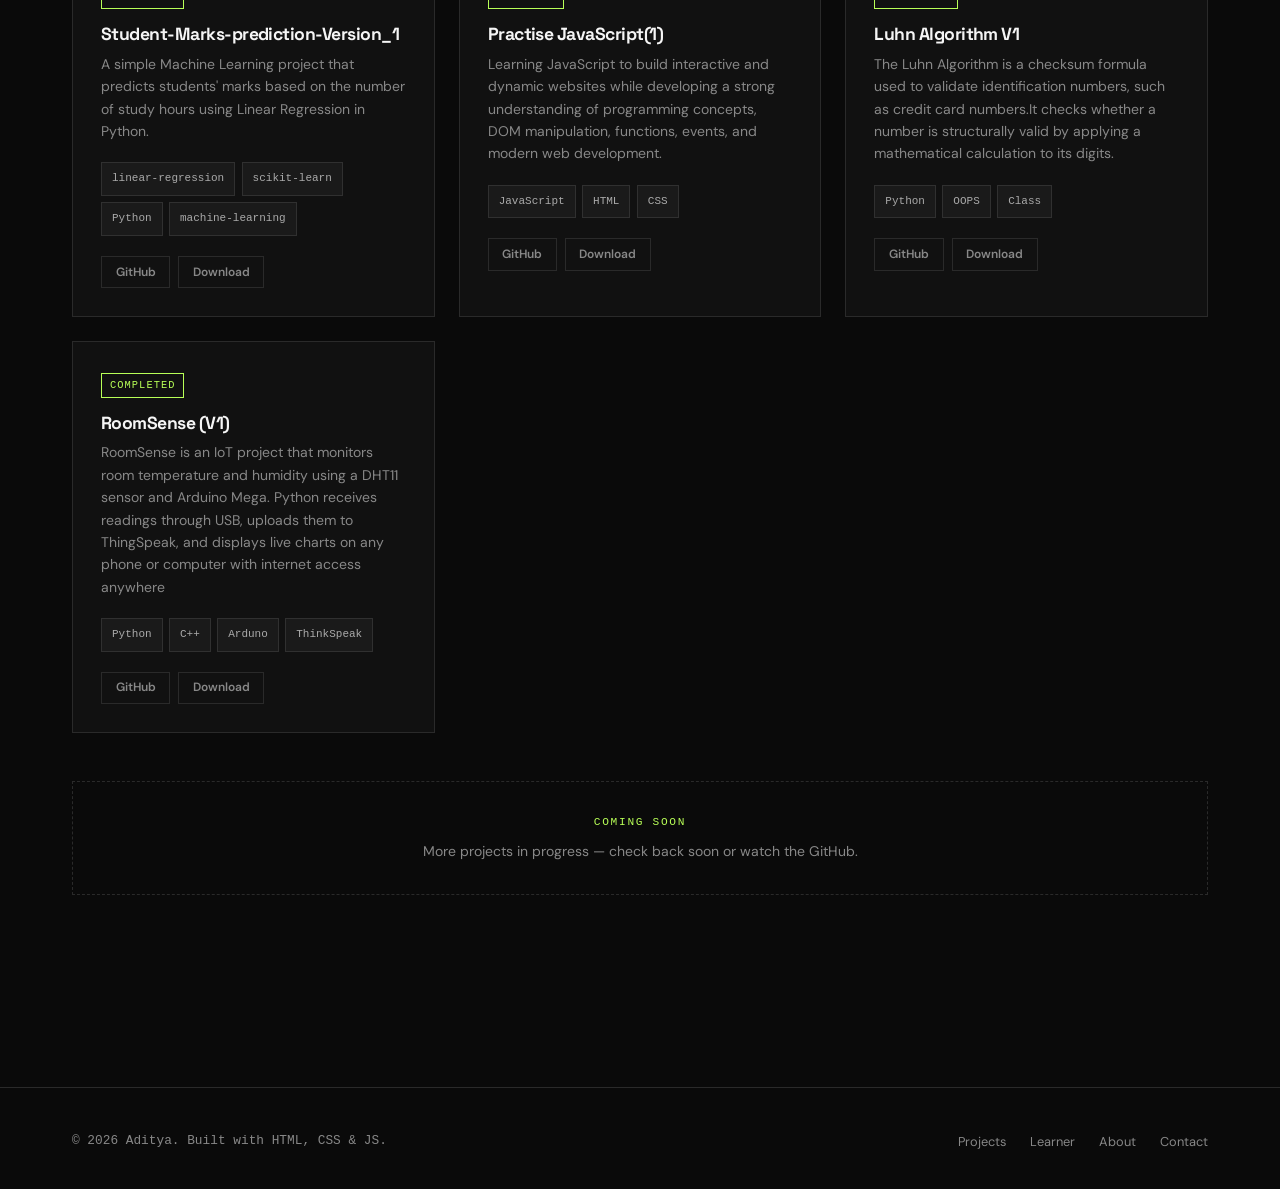
<file: projects.html>
<!DOCTYPE html>
<html lang="en">
<head>
  <meta charset="UTF-8" />
  <meta name="viewport" content="width=device-width, initial-scale=1.0" />
  <title>Projects — Aditya | AI/ML Developer</title>
  <meta name="description" content="AI/ML projects by Aditya — NLP, Computer Vision, LLMs, Generative AI, and more." />
  <link rel="preconnect" href="https://fonts.googleapis.com" />
  <link rel="preconnect" href="https://fonts.gstatic.com" crossorigin />
  <link href="https://fonts.googleapis.com/css2?family=Space+Grotesk:wght@400;700&family=DM+Sans:wght@400;500&display=swap" rel="stylesheet" />
  <link rel="stylesheet" href="css/style.css" />
</head>
<body>

<header>
  <div class="container">
    <div class="nav-inner">
      <a href="index.html" class="nav-logo">ADI<span>.</span></a>
      <nav aria-label="Main navigation">
        <ul class="nav-links">
          <li><a href="projects.html">Projects</a></li>
          <li><a href="learner.html">Learner</a></li>
          <li><a href="about.html">About</a></li>
          <li><a href="contact.html">Contact</a></li>
          <li><a href="contact.html" class="btn-hire">Hire Me</a></li>
        </ul>
      </nav>
      <button class="nav-toggle" aria-label="Open menu">☰</button>
    </div>
  </div>
  <nav class="mobile-nav" aria-label="Mobile navigation">
    <a href="projects.html">Projects</a>
    <a href="learner.html">Learner</a>
    <a href="about.html">About</a>
    <a href="contact.html">Contact</a>
    <a href="contact.html" class="btn-hire">Hire Me</a>
  </nav>
</header>

<main>
  <div class="container">

    <!-- Page header -->
    <div style="margin-bottom:3rem;">
      <p class="eyebrow" style="margin-bottom:1rem;">Portfolio</p>
      <h1 style="font-size:clamp(3rem,8vw,7rem);margin-bottom:1rem;">Projects</h1>
      <p style="color:var(--muted-fg);max-width:520px;line-height:1.7;">
        Real AI/ML projects — from research experiments to deployed APIs. All code is open source.
      </p>
    </div>

    <!-- Filter bar -->
    <div class="filter-bar">
      <button class="filter-btn active" data-filter="all">All</button>
      <button class="filter-btn" data-filter="nlp">Python Programming</button>
      <button class="filter-btn" data-filter="cv">Student Management System</button>
      <button class="filter-btn" data-filter="data">Web Development</button>
      <button class="filter-btn" data-filter="llm">Supply Chain MIS</button>
      <button class="filter-btn" data-filter="gen">AI / Machine Learning</button>
      <button class="filter-btn" data-filter="rl">SQL & DATABASE</button>
    </div>

    <!-- Projects grid -->
    <div class="grid-3">

      <div class="card">
        <div class="project-card" data-category="nlp">
          <span class="status">LEARNING</span>
          <h3>Python Programming</h3>
          <p>Building a strong foundation in Python programming, including variables, conditions, loops, functions, lists, dictionaries, and basic problem solving.</p>
          <div class="project-tags">
            <span class="tag">Python</span><span class="tag">Programming</span><span class="tag">Problem Solving</span></span>
          </div>
          <div class="project-actions">
            <a href="#">Live Demo</a>
            <a href="#">GitHub</a>
            <a href="#">Download</a>
          </div>
        </div>
      </div>

      <div class="card">
        <div class="project-card" data-category="cv">
          <span class="status">COMPLETED</span>
          <h3>Student Management System</h3>
          <p>A Python-based student management system for storing, updating, searching, and managing student records using file-based data storage.</p>
          <div class="project-tags">
            <span class="tag">NumPy</span><span class="tag">JSON</span><span class="tag">File Handling</span><span class="tag">Panda</span>
          </div>
          <div class="project-actions">
            <a href="https://github.com/aditya-76430/python-programming/blob/main/Marksheet_manager.py">Live Demo</a>
            <a href="https://github.com/aditya-76430/python-programming/blob/main/Marksheet_manager.py">GitHub</a>
            <a href="https://github.com/aditya-76430/python-programming/blob/main/Marksheet_manager.py">Download</a>
          </div>
        </div>
      </div>

      <div class="card">
        <div class="project-card" data-category="data">
          <span class="status">COMPLETED</span>
          <h3>Web Development</h3>
          <p>Learned to build responsive websites using HTML, CSS, and JavaScript with practical projects and GitHub deployment.</p>
          <div class="project-tags">
            <span class="tag">HTML</span><span class="tag">CSS</span><span class="tag">JavaScript</span><span class="tag">GitHub</span>
          </div>
          <div class="project-actions">
            <a href="#">Live Demo</a>
            <a href="#">GitHub</a>
            <a href="#">Download</a>
          </div>
        </div>
      </div>

      <div class="card">
        <div class="project-card" data-category="llm">
          <span class="status">In Progress</span>
          <h3>Supply Chain MIS</h3>
          <p>Developing a web-based analytics system for supply chain data, including sales analysis, inventory information, performance tracking, and dashboards.</p>
          <div class="project-tags">
            <span class="tag">Power BI</span><span class="tag">EXCEL</span><span class="tag">Python</span><span class="tag">SQL</span>
          </div>
          <div class="project-actions">
            <a href="#">GitHub</a>
            <a href="#">Download</a>
          </div>
        </div>
      </div>

      <div class="card">
        <div class="project-card" data-category="gen">
          <span class="status">LEARNING</span>
          <h3>AI / Machine Learning</h3>
          <p>Currently building the fundamentals required for AI and Machine Learning, starting with Python, NumPy, data handling, and basic algorithms.</p>
          <div class="project-tags">
            <span class="tag">Generative AI</span><span class="tag">Python</span><span class="tag">Numpy</span><span class="tag">AI/ML</span>
          </div>
          <div class="project-actions">
            <a href="#">Live Demo</a>
            <a href="#">GitHub</a>
            <a href="#">Download</a>
          </div>
        </div>
      </div>

      <div class="card">
        <div class="project-card" data-category="rl">
          <span class="status">In Progress</span>
          <h3>SQL & Database</h3>
          <p>Learning SQL fundamentals including database creation, queries, filtering, joins, aggregation, and data management.</p>
          <div class="project-tags">
            <span class="tag">SQL</span><span class="tag">DataBase</span><span class="tag">MySql</span>
          </div>
          <div class="project-actions">
            <a href="https://github.com/aditya-76430/MySQL-Learning">GitHub</a>
            <a href="https://github.com/aditya-76430/MySQL-Learning">Download</a>
          </div>
        </div>
      </div>

      <div class="card">
        <div class="project-card" data-category="rl">
          <span class="status">In Progress</span>
          <h3>Bank Management System</h3>
          <p>A Python-based banking application that allows users to create accounts, deposit and withdraw money, check balances, and manage basic account operations.</p>
          <div class="project-tags">
            <span class="tag">OOP</span><span class="tag">Function</span><span class="tag">Python</span><span class="tag">File Handling</span>
          </div>
          <div class="project-actions">
            <a href="#">GitHub</a>
            <a href="#">Download</a>
          </div>
        </div>
      </div>

      <div class="card">
        <div class="project-card" data-category="gen">
          <span class="status">Completed</span>
          <h3>ATM Machine simulator version 1</h3>
          <p>A Python-based ATM machine that allows users to create accounts, deposit and withdraw money, check balances, and manage basic account operations.</p>
          <div class="project-tags">
            <span class="tag">OOP</span><span class="tag">Function</span><span class="tag">Python</span><span class="tag">File Handling</span>
          </div>
          <div class="project-actions">
            <a href="https://github.com/aditya-76430/python-programming">GitHub</a>
            <a href="https://github.com/aditya-76430/python-programming">Download</a>
          </div>
        </div>
      </div>

      <div class="card">
        <div class="project-card" data-category="gen">
          <span class="status">Completed</span>
          <h3>ATM Machine simulator version 2</h3>
          <p>A Python-based ATM machine that allows users to create accounts, deposit and withdraw money, check balances, and manage basic account operations.</p>
          <div class="project-tags">
            <span class="tag">OOP</span><span class="tag">Dictionary</span><span class="tag">Python</span><span class="tag">Function</span>
          </div>
          <div class="project-actions">
            <a href="https://github.com/aditya-76430/python-programming">GitHub</a>
            <a href="https://github.com/aditya-76430/python-programming">Download</a>
          </div>
        </div>
      </div>

      <div class="card">
        <div class="project-card" data-category="gen">
          <span class="status">Completed</span>
          <h3>Student-Marks-prediction-Version_1</h3>
          <p>A simple Machine Learning project that predicts students' marks based on the number of study hours using Linear Regression in Python.</p>
          <div class="project-tags">
            <span class="tag">linear-regression</span><span class="tag">scikit-learn</span><span class="tag">Python</span><span class="tag">machine-learning</span>
          </div>
          <div class="project-actions">
            <a href="https://github.com/aditya-76430/Student-Marks-prediction">GitHub</a>
            <a href="https://github.com/aditya-76430/Student-Marks-prediction">Download</a>
          </div>
        </div>
      </div>

      <div class="card">
        <div class="project-card" data-category="data">
          <span class="status">Learning</span>
          <h3>Practise JavaScript(1)</h3>
          <p>Learning JavaScript to build interactive and dynamic websites while developing a strong understanding of programming concepts, DOM manipulation, functions, events, and modern web development.</p>
          <div class="project-tags">
            <span class="tag">JavaScript</span><span class="tag">HTML</span><span class="tag">CSS</span>
          </div>
          <div class="project-actions">
            <a href="https://github.com/aditya-76430/JavaScript-Learning">GitHub</a>
            <a href="https://github.com/aditya-76430/JavaScript-Learning">Download</a>
          </div>
        </div>
      </div>


      <div class="card">
        <div class="project-card" data-category="rl">
          <span class="status">Completed</span>
          <h3>Luhn Algorithm V1</h3>
          <p>The Luhn Algorithm is a checksum formula used to validate identification numbers, such as credit card numbers.It checks whether a number is structurally valid by applying a mathematical calculation to its digits. </p>
          <div class="project-tags">
            <span class="tag">Python</span><span class="tag">OOPS</span><span class="tag">Class</span>
          </div>
          <div class="project-actions">
            <a href="https://github.com/aditya-76430/Luhn_Algo">GitHub</a>
            <a href="https://github.com/aditya-76430/Luhn_Algo">Download</a>
          </div>
        </div>
      </div>

      <div class="card">
        <div class="project-card" data-category="rl">
          <span class="status">Completed</span>
          <h3>RoomSense (V1)</h3>
          <p>RoomSense is an IoT project that monitors room temperature and humidity using a DHT11 sensor and Arduino Mega. Python receives readings through USB, uploads them to ThingSpeak, and displays live charts on any phone or computer with internet access anywhere</p>
          <div class="project-tags">
            <span class="tag">Python</span><span class="tag">C++</span><span class="tag">Arduno</span><span class="tag">ThinkSpeak</span>
          </div>
          <div class="project-actions">
            <a href="https://github.com/aditya-76430/dht11-thingspeak-room-monitor.git">GitHub</a>
            <a href="https://github.com/aditya-76430/dht11-thingspeak-room-monitor.git">Download</a>
          </div>
        </div>
      </div>


    </div>

    <!-- Coming soon banner -->
    <div style="border:1px dashed var(--border);padding:2rem;text-align:center;margin-top:3rem;" class="fade-up">
      <p class="eyebrow" style="margin-bottom:0.5rem;">Coming Soon</p>
      <p style="color:var(--muted-fg);font-size:0.875rem;">More projects in progress — check back soon or watch the GitHub.</p>
    </div>

  </div>
</main>

<footer>
  <div class="container">
    <div class="footer-inner">
      <p>© 2026 Aditya. Built with HTML, CSS &amp; JS.</p>
      <ul class="footer-links">
        <li><a href="projects.html">Projects</a></li>
        <li><a href="learner.html">Learner</a></li>
        <li><a href="about.html">About</a></li>
        <li><a href="contact.html">Contact</a></li>
      </ul>
    </div>
  </div>
</footer>

<script src="js/main.js"></script>
</body>
</html>
</file>
<file: css/style.css>
/* ── Reset & Base ─────────────────────────────────────────────────────────── */
*, *::before, *::after { box-sizing: border-box; margin: 0; padding: 0; }

:root {
  --bg:        #0a0a0a;
  --fg:        #F5F5F5;
  --primary:   #b8ff57;
  --secondary: #64ff57;
  --accent:    #9e57ff;
  --muted:     #1a1a1a;
  --muted-fg:  #888;
  --border:    #2a2a2a;
  --card:      #111;
  --font-head: 'Space Grotesk', sans-serif;
  --font-body: 'DM Sans', sans-serif;
}

html { scroll-behavior: smooth; }

body {
  background: var(--bg);
  color: var(--fg);
  font-family: var(--font-body);
  font-size: 16px;
  line-height: 1.6;
  min-height: 100vh;
}

a { color: inherit; text-decoration: none; }
img { display: block; max-width: 100%; }
button { cursor: pointer; font-family: inherit; }

/* ── Typography ───────────────────────────────────────────────────────────── */
h1, h2, h3, h4, h5 {
  font-family: var(--font-head);
  font-weight: 700;
  line-height: 1.1;
  letter-spacing: -0.03em;
}

.eyebrow {
  font-family: monospace;
  font-size: 0.7rem;
  letter-spacing: 0.15em;
  text-transform: uppercase;
  color: var(--primary);
}

/* ── Layout ───────────────────────────────────────────────────────────────── */
.container {
  max-width: 1200px;
  margin: 0 auto;
  padding: 0 2rem;
}

/* ── Header / Nav ─────────────────────────────────────────────────────────── */
header {
  position: fixed;
  top: 0; left: 0; right: 0;
  z-index: 100;
  transition: background 0.3s, border-color 0.3s;
  border-bottom: 1px solid transparent;
}
header.scrolled {
  background: rgba(10,10,10,0.95);
  backdrop-filter: blur(8px);
  border-color: var(--border);
}
.nav-inner {
  display: flex;
  align-items: center;
  justify-content: space-between;
  height: 64px;
}
.nav-logo {
  font-family: var(--font-head);
  font-weight: 700;
  font-size: 1.2rem;
  color: var(--fg);
  letter-spacing: -0.02em;
}
.nav-logo span { color: var(--primary); }
.nav-links {
  display: flex;
  align-items: center;
  gap: 2rem;
  list-style: none;
}
.nav-links a {
  font-size: 0.875rem;
  font-weight: 500;
  color: var(--muted-fg);
  transition: color 0.2s;
}
.nav-links a:hover, .nav-links a.active { color: var(--fg); }
.nav-links a.active { color: var(--primary); }
.btn-hire {
  padding: 0.4rem 1rem;
  border: 1px solid var(--primary);
  color: var(--primary);
  font-size: 0.875rem;
  font-weight: 600;
  transition: background 0.2s, color 0.2s;
}
.btn-hire:hover { background: var(--primary); color: #000; }

/* Mobile nav */
.nav-toggle {
  display: none;
  background: none;
  border: none;
  color: var(--fg);
  font-size: 1.5rem;
  line-height: 1;
}
.mobile-nav {
  display: none;
  flex-direction: column;
  gap: 1.25rem;
  padding: 1.5rem 2rem;
  background: var(--bg);
  border-top: 1px solid var(--border);
}
.mobile-nav.open { display: flex; }
.mobile-nav a {
  font-size: 1rem;
  font-weight: 500;
  color: var(--fg);
  transition: color 0.2s;
}
.mobile-nav a:hover { color: var(--primary); }
.mobile-nav .btn-hire { text-align: center; }

@media (max-width: 768px) {
  .nav-links { display: none; }
  .nav-toggle { display: block; }
}

/* ── Footer ───────────────────────────────────────────────────────────────── */
footer {
  border-top: 1px solid var(--border);
  padding: 2.5rem 0;
  margin-top: 6rem;
}
.footer-inner {
  display: flex;
  align-items: center;
  justify-content: space-between;
  flex-wrap: wrap;
  gap: 1rem;
}
.footer-inner p {
  font-size: 0.8rem;
  color: var(--muted-fg);
  font-family: monospace;
}
.footer-links {
  display: flex;
  gap: 1.5rem;
  list-style: none;
}
.footer-links a {
  font-size: 0.8rem;
  color: var(--muted-fg);
  transition: color 0.2s;
}
.footer-links a:hover { color: var(--primary); }

/* ── Buttons ──────────────────────────────────────────────────────────────── */
.btn {
  display: inline-flex;
  align-items: center;
  gap: 0.4rem;
  padding: 0.65rem 1.5rem;
  font-size: 0.875rem;
  font-weight: 700;
  transition: all 0.2s;
  border: none;
}
.btn-primary { background: var(--primary); color: #000; }
.btn-primary:hover { background: #a0e84a; }
.btn-outline {
  background: transparent;
  border: 1px solid var(--border);
  color: var(--fg);
}
.btn-outline:hover { border-color: var(--fg); }

/* ── Cards ────────────────────────────────────────────────────────────────── */
.card {
  background: var(--card);
  border: 1px solid var(--border);
  transition: border-color 0.25s, transform 0.25s;
}
.card:hover { border-color: var(--primary); transform: translateY(-4px); }

/* ── Tags ─────────────────────────────────────────────────────────────────── */
.tag {
  display: inline-block;
  padding: 0.2rem 0.6rem;
  font-size: 0.7rem;
  font-family: monospace;
  border: 1px solid var(--border);
  background: var(--muted);
  color: var(--muted-fg);
}

/* ── Section divider ──────────────────────────────────────────────────────── */
.section-label {
  display: flex;
  align-items: center;
  gap: 1rem;
  margin-bottom: 2rem;
}
.section-label span {
  font-family: monospace;
  font-size: 0.7rem;
  letter-spacing: 0.15em;
  text-transform: uppercase;
  color: var(--muted-fg);
  white-space: nowrap;
}
.section-label::after {
  content: '';
  flex: 1;
  height: 1px;
  background: var(--border);
}

/* ── Fade-in animation ────────────────────────────────────────────────────── */
.fade-up {
  opacity: 0;
  transform: translateY(28px);
  transition: opacity 0.5s ease, transform 0.5s ease;
}
.fade-up.visible {
  opacity: 1;
  transform: translateY(0);
}

/* ── Page wrapper ─────────────────────────────────────────────────────────── */
main { padding-top: 96px; padding-bottom: 6rem; }

/* ── Grid helpers ─────────────────────────────────────────────────────────── */
/* Repository Grid */

.grid-3 {
    display: grid;
    grid-template-columns: repeat(3, minmax(0, 1fr));
    gap: 24px;
}

/* Repository Card */

.repo-card {
    display: block;
    text-decoration: none;
    color: inherit;
    background: #111111;
    border: 1px solid #2b2b2b;
    transition: transform 0.2s ease,
                border-color 0.2s ease;
}

.repo-card:hover {
    transform: translateY(-4px);
    border-color: #64ff57;
}

/* Repository Icon */

.repo-icon {
    height: 150px;
    display: flex;
    align-items: center;
    justify-content: center;
    background: #1a1a1a;
    color: #64ff57;
}

/* SVG image icons */
.repo-icon img,
.repo-icon svg {
    width: 88px;
    height: 88px;
    object-fit: contain;
}

/* Icon hover effect */
.repo-card:hover .repo-icon img,
.repo-card:hover .repo-icon svg {
    transform: scale(1.1);
    transition: transform 0.3s ease;
}


/* Repository Details */

.repo-body {
    padding: 24px;
}

.repo-body h3 {
    margin: 0 0 12px;
    color: #ffffff;
    font-size: 17px;
}

.repo-body p {
    color: var(--muted-fg, #999999);
    font-size: 13px;
    line-height: 1.7;
    min-height: 65px;
}

/* Technology Tags */

.project-tags {
    display: flex;
    flex-wrap: wrap;
    gap: 7px;
    margin-top: 18px;
}

.tag {
    padding: 7px 10px;
    background: #1a1a1a;
    border: 1px solid #303030;
    color: #aaaaaa;
    font-family: monospace;
    font-size: 11px;
}

/* Repository Link */

.repo-link {
    display: flex;
    justify-content: space-between;
    align-items: center;
    margin-top: 24px;
    padding-top: 15px;
    border-top: 1px solid #303030;
    color: #64ff57;
    font-family: monospace;
    font-size: 12px;
}

.repo-link span {
    font-size: 18px;
}

.grid-2 {
  display: grid;
  grid-template-columns: repeat(auto-fit, minmax(280px, 1fr));
  gap: 1.25rem;
}

/* ── Hero ─────────────────────────────────────────────────────────────────── */
.hero { padding: 4rem 0 6rem; }
.hero-eyebrow { margin-bottom: 1rem; }
.hero-title {
  font-size: clamp(3.5rem, 9vw, 8rem);
  letter-spacing: -0.04em;
  line-height: 1;
  margin-bottom: 1.5rem;
}
.hero-title .highlight { color: var(--primary); }
.hero-sub {
  font-size: 1.1rem;
  color: var(--muted-fg);
  max-width: 520px;
  margin-bottom: 2.5rem;
  line-height: 1.7;
}
.hero-actions { display: flex; gap: 1rem; flex-wrap: wrap; }

/* Big letter stagger */
.big-name {
  font-family: var(--font-head);
  font-weight: 700;
  font-size: clamp(5rem, 18vw, 16rem);
  letter-spacing: -0.05em;
  line-height: 0.85;
  color: rgb(235, 235, 74);
  -webkit-text-stroke: 1px var(--border);
  user-select: none;
  overflow: hidden;
  margin: 3rem 0;
}
.big-name span {
  display: inline-block;
  opacity: 0;
  transform: translateY(60px);
  transition: opacity 0.4s ease, transform 0.4s ease;
}
.big-name span.in {
  opacity: 1;
  transform: translateY(0);
}

/* ── Skills strip ─────────────────────────────────────────────────────────── */
.skills-grid {
  display: grid;
  grid-template-columns: repeat(auto-fit, minmax(200px, 1fr));
  gap: 1px;
  background: var(--border);
  margin-top: 4rem;
}
.skill-col {
  background: var(--bg);
  padding: 2rem 1.5rem;
}
.skill-col h4 {
  font-size: 0.7rem;
  font-family: monospace;
  letter-spacing: 0.12em;
  text-transform: uppercase;
  color: var(--primary);
  margin-bottom: 1rem;
}
.skill-col ul { list-style: none; }
.skill-col li {
  font-size: 0.875rem;
  color: var(--muted-fg);
  padding: 0.3rem 0;
  border-bottom: 1px solid var(--border);
}
.skill-col li:last-child { border: none; }

/* ── Project card ─────────────────────────────────────────────────────────── */
.project-card { padding: 1.75rem; }
.project-card .status {
  display: inline-block;
  font-size: 0.65rem;
  font-family: monospace;
  letter-spacing: 0.1em;
  text-transform: uppercase;
  padding: 0.2rem 0.5rem;
  border: 1px solid var(--primary);
  color: var(--primary);
  margin-bottom: 1rem;
}
.project-card h3 {
  font-size: 1.1rem;
  margin-bottom: 0.5rem;
}
.project-card p {
  font-size: 0.875rem;
  color: var(--muted-fg);
  margin-bottom: 1.25rem;
  line-height: 1.6;
}
.project-tags { display: flex; flex-wrap: wrap; gap: 0.4rem; margin-bottom: 1.25rem; }
.project-actions { display: flex; gap: 0.5rem; flex-wrap: wrap; }
.project-actions a {
  padding: 0.35rem 0.85rem;
  font-size: 0.75rem;
  font-weight: 600;
  border: 1px solid var(--border);
  color: var(--muted-fg);
  transition: all 0.2s;
}
.project-actions a:hover { border-color: var(--primary); color: var(--primary); }

/* Category filter */
.filter-bar {
  display: flex;
  flex-wrap: wrap;
  gap: 0.5rem;
  margin-bottom: 2.5rem;
}
.filter-btn {
  padding: 0.4rem 1rem;
  font-size: 0.75rem;
  font-family: monospace;
  letter-spacing: 0.08em;
  text-transform: uppercase;
  border: 1px solid var(--border);
  background: transparent;
  color: var(--muted-fg);
  transition: all 0.2s;
}
.filter-btn:hover, .filter-btn.active {
  border-color: var(--primary);
  color: var(--primary);
}

/* ── Stats row ────────────────────────────────────────────────────────────── */
.stats-row {
  display: grid;
  grid-template-columns: repeat(2, 1fr);
  gap: 1px;
  background: var(--border);
  margin: 3rem 0;
}
@media (min-width: 640px) {
  .stats-row { grid-template-columns: repeat(4, 1fr); }
}
.stat-cell {
  background: var(--bg);
  padding: 2.5rem 1rem;
  text-align: center;
}
.stat-cell .val {
  font-family: var(--font-head);
  font-size: clamp(2rem, 5vw, 3.5rem);
  font-weight: 700;
  color: var(--primary);
  letter-spacing: -0.03em;
  line-height: 1;
  display: block;
  margin-bottom: 0.4rem;
}
.stat-cell .lbl {
  font-family: monospace;
  font-size: 0.65rem;
  letter-spacing: 0.12em;
  text-transform: uppercase;
  color: var(--muted-fg);
}

/* ── Skill bars ───────────────────────────────────────────────────────────── */
.skill-bar-group { margin-bottom: 2.5rem; }
.skill-bar-group h4 {
  font-family: monospace;
  font-size: 0.65rem;
  letter-spacing: 0.12em;
  text-transform: uppercase;
  color: var(--muted-fg);
  margin-bottom: 1rem;
}
.skill-bar-item { margin-bottom: 1rem; }
.skill-bar-item .sb-label {
  display: flex;
  justify-content: space-between;
  font-size: 0.75rem;
  font-family: monospace;
  margin-bottom: 0.4rem;
}
.skill-bar-item .sb-label span:last-child { color: var(--muted-fg); }
.sb-track {
  height: 1px;
  background: var(--border);
  overflow: hidden;
}
.sb-fill {
  height: 100%;
  background: var(--primary);
  width: 0;
  transition: width 0.8s ease;
}

/* ── Interest tags ────────────────────────────────────────────────────────── */
.interest-tags { display: flex; flex-wrap: wrap; gap: 0.5rem; margin-top: 1.5rem; }
.interest-tag {
  padding: 0.35rem 0.75rem;
  font-size: 0.75rem;
  font-family: monospace;
  border: 1px solid var(--border);
  color: var(--muted-fg);
  transition: all 0.2s;
}
.interest-tag:hover { border-color: var(--primary); color: var(--primary); }

/* ── CTA banner ───────────────────────────────────────────────────────────── */
.cta-banner {
  border: 1px dashed var(--border);
  padding: 3rem;
  display: flex;
  align-items: center;
  justify-content: space-between;
  gap: 2rem;
  flex-wrap: wrap;
  margin-top: 4rem;
}
.cta-banner h2 { font-size: 1.5rem; margin-bottom: 0.5rem; }
.cta-banner p { font-size: 0.875rem; color: var(--muted-fg); max-width: 400px; }

/* ── Contact form ─────────────────────────────────────────────────────────── */
.form-group { display: flex; flex-direction: column; gap: 0.5rem; margin-bottom: 1.5rem; }
.form-group label {
  font-family: monospace;
  font-size: 0.65rem;
  letter-spacing: 0.12em;
  text-transform: uppercase;
  color: var(--muted-fg);
}
.form-group input,
.form-group textarea {
  background: var(--card);
  border: 1px solid var(--border);
  color: var(--fg);
  font-family: var(--font-body);
  font-size: 0.875rem;
  padding: 0.75rem 1rem;
  outline: none;
  transition: border-color 0.2s;
  width: 100%;
}
.form-group input:focus,
.form-group textarea:focus { border-color: var(--primary); }
.form-group textarea { resize: vertical; min-height: 140px; }
.form-row { display: grid; grid-template-columns: 1fr 1fr; gap: 1rem; }
@media (max-width: 600px) { .form-row { grid-template-columns: 1fr; } }

.chip-group { display: flex; flex-wrap: wrap; gap: 0.5rem; }
.chip {
  padding: 0.35rem 0.85rem;
  font-size: 0.75rem;
  font-family: monospace;
  border: 1px solid var(--border);
  background: transparent;
  color: var(--muted-fg);
  transition: all 0.2s;
}
.chip:hover, .chip.selected {
  border-color: var(--primary);
  color: var(--primary);
  background: rgba(184,255,87,0.06);
}

.form-error {
  display: flex;
  align-items: center;
  gap: 0.5rem;
  padding: 0.75rem 1rem;
  border: 1px solid rgba(255,80,80,0.4);
  background: rgba(255,80,80,0.05);
  color: #ff5050;
  font-size: 0.8rem;
  margin-bottom: 1rem;
}
.form-success {
  padding: 2.5rem;
  border: 1px solid var(--primary);
  background: rgba(184,255,87,0.04);
}
.form-success h3 { font-size: 1.25rem; margin: 0.75rem 0 0.5rem; }
.form-success p { font-size: 0.875rem; color: var(--muted-fg); }
.form-success .reset-btn {
  margin-top: 1rem;
  background: none;
  border: none;
  color: var(--primary);
  font-size: 0.8rem;
  font-family: monospace;
  text-decoration: underline;
}

/* Contact links */
.contact-link {
  display: flex;
  align-items: center;
  justify-content: space-between;
  padding: 1rem 0;
  border-bottom: 1px solid var(--border);
  transition: border-color 0.2s;
}
.contact-link:hover { border-color: var(--primary); }
.contact-link .cl-label {
  font-family: monospace;
  font-size: 0.65rem;
  letter-spacing: 0.12em;
  text-transform: uppercase;
  color: var(--muted-fg);
  margin-bottom: 0.2rem;
}
.contact-link .cl-handle {
  font-size: 0.875rem;
  font-weight: 500;
  transition: color 0.2s;
}
.contact-link:hover .cl-handle { color: var(--primary); }

/* ── Learner ──────────────────────────────────────────────────────────────── */
.folder-card {
  background: var(--card);
  border: 1px solid var(--border);
  padding: 1.75rem;
  min-height: 220px;
  display: flex;
  flex-direction: column;
  justify-content: space-between;
  transition: border-color 0.25s, transform 0.25s;
  text-decoration: none;
  color: inherit;
}
.folder-card:hover { transform: translateY(-6px); }
.folder-icon {
  width: 40px; height: 40px;
  display: flex; align-items: center; justify-content: center;
  margin-bottom: 1.25rem;
  font-size: 1.2rem;
}
.folder-card h2 { font-size: 1.2rem; margin-bottom: 0.4rem; transition: color 0.2s; }
.folder-card p { font-size: 0.8rem; color: var(--muted-fg); line-height: 1.5; }
.folder-footer {
  display: flex;
  align-items: center;
  justify-content: space-between;
  margin-top: 1.5rem;
}
.folder-footer span { font-family: monospace; font-size: 0.7rem; color: var(--muted-fg); }
.folder-add {
  border: 1px dashed var(--border);
  background: var(--card);
  min-height: 220px;
  display: flex;
  flex-direction: column;
  align-items: center;
  justify-content: center;
  gap: 0.75rem;
  padding: 1.75rem;
  text-align: center;
}
.folder-add p { font-family: monospace; font-size: 0.75rem; color: var(--muted-fg); line-height: 1.6; }
.folder-add code { color: var(--fg); }

/* Video card */
.video-card {
  background: var(--card);
  border: 1px solid var(--border);
  overflow: hidden;
  transition: border-color 0.25s, transform 0.25s;
  text-decoration: none;
  color: inherit;
  display: block;
}
.video-card:hover { transform: translateY(-5px); }
.video-thumb {
  position: relative;
  aspect-ratio: 16/9;
  background: var(--muted);
  overflow: hidden;
}
.video-thumb img {
  width: 100%; height: 100%;
  object-fit: cover;
  transition: transform 0.5s ease;
}
.video-card:hover .video-thumb img { transform: scale(1.05); }
.play-overlay {
  position: absolute; inset: 0;
  display: flex; align-items: center; justify-content: center;
  background: rgba(0,0,0,0.45);
  opacity: 0;
  transition: opacity 0.3s;
  pointer-events: none;
}
.video-card:hover .play-overlay { opacity: 1; }
.play-btn {
  width: 48px; height: 48px;
  border-radius: 50%;
  display: flex; align-items: center; justify-content: center;
  font-size: 1.2rem;
}
.duration-badge {
  position: absolute;
  bottom: 8px; right: 8px;
  background: rgba(0,0,0,0.75);
  padding: 0.15rem 0.45rem;
  font-family: monospace;
  font-size: 0.65rem;
  color: rgba(255,255,255,0.9);
}
.video-body { padding: 1.25rem; }
.video-body h3 { font-size: 0.9rem; margin-bottom: 0.75rem; transition: color 0.2s; }
.video-card:hover .video-body h3 { color: var(--primary); }
.video-add {
  border: 1px dashed var(--border);
  background: var(--card);
  aspect-ratio: 16/9;
  display: flex;
  flex-direction: column;
  align-items: center;
  justify-content: center;
  gap: 0.75rem;
  padding: 1.5rem;
  text-align: center;
}
.video-add p { font-family: monospace; font-size: 0.7rem; color: var(--muted-fg); line-height: 1.6; }
.video-add code { color: var(--fg); }

/* Back link */
.back-link {
  display: inline-flex;
  align-items: center;
  gap: 0.4rem;
  font-family: monospace;
  font-size: 0.75rem;
  color: var(--muted-fg);
  margin-bottom: 2.5rem;
  transition: color 0.2s;
}
.back-link:hover { color: var(--fg); }

/* ── Spinner ──────────────────────────────────────────────────────────────── */
.spinner {
  width: 16px; height: 16px;
  border: 2px solid rgba(0,0,0,0.3);
  border-top-color: #000;
  border-radius: 50%;
  animation: spin 0.6s linear infinite;
  display: inline-block;
}
@keyframes spin { to { transform: rotate(360deg); } }

/* ── Responsive ───────────────────────────────────────────────────────────── */
@media (max-width: 768px) {
  .cta-banner { flex-direction: column; }
  .big-name { font-size: clamp(4rem, 22vw, 8rem); }
}
</file>
